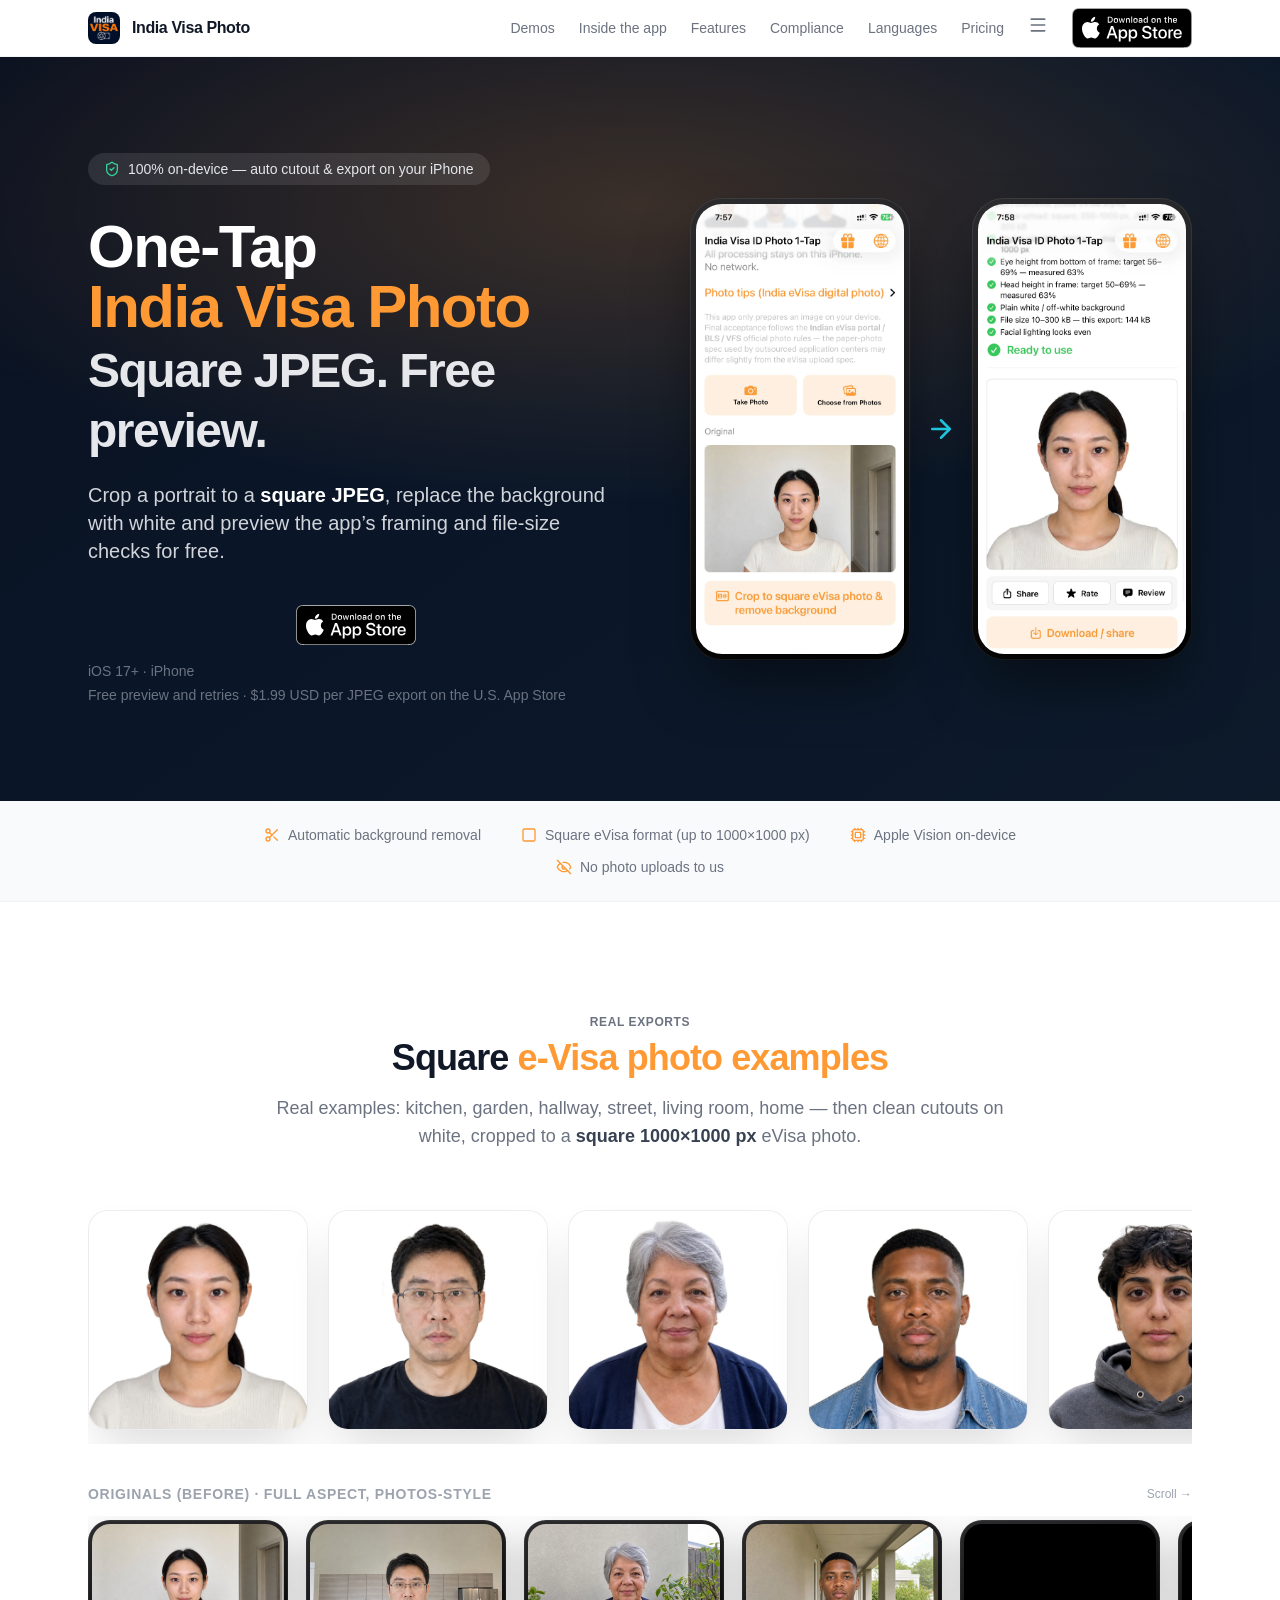
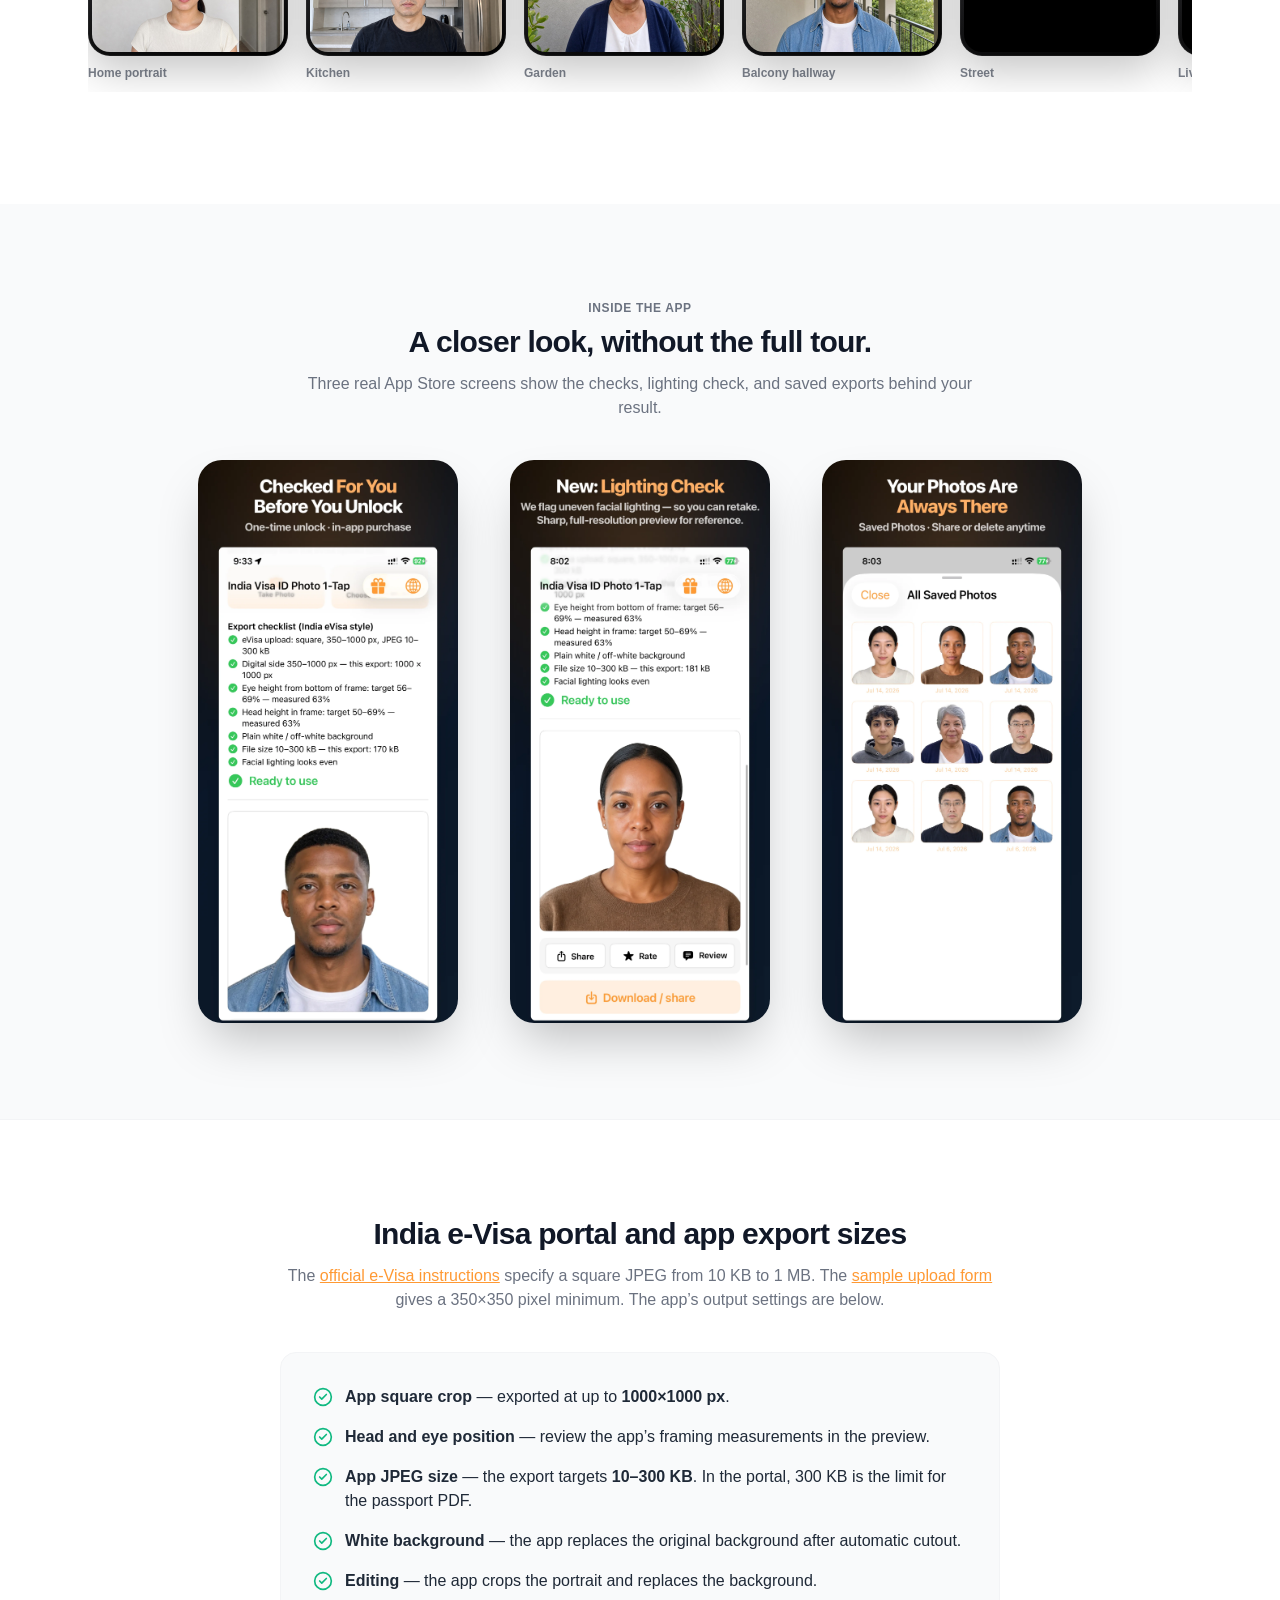
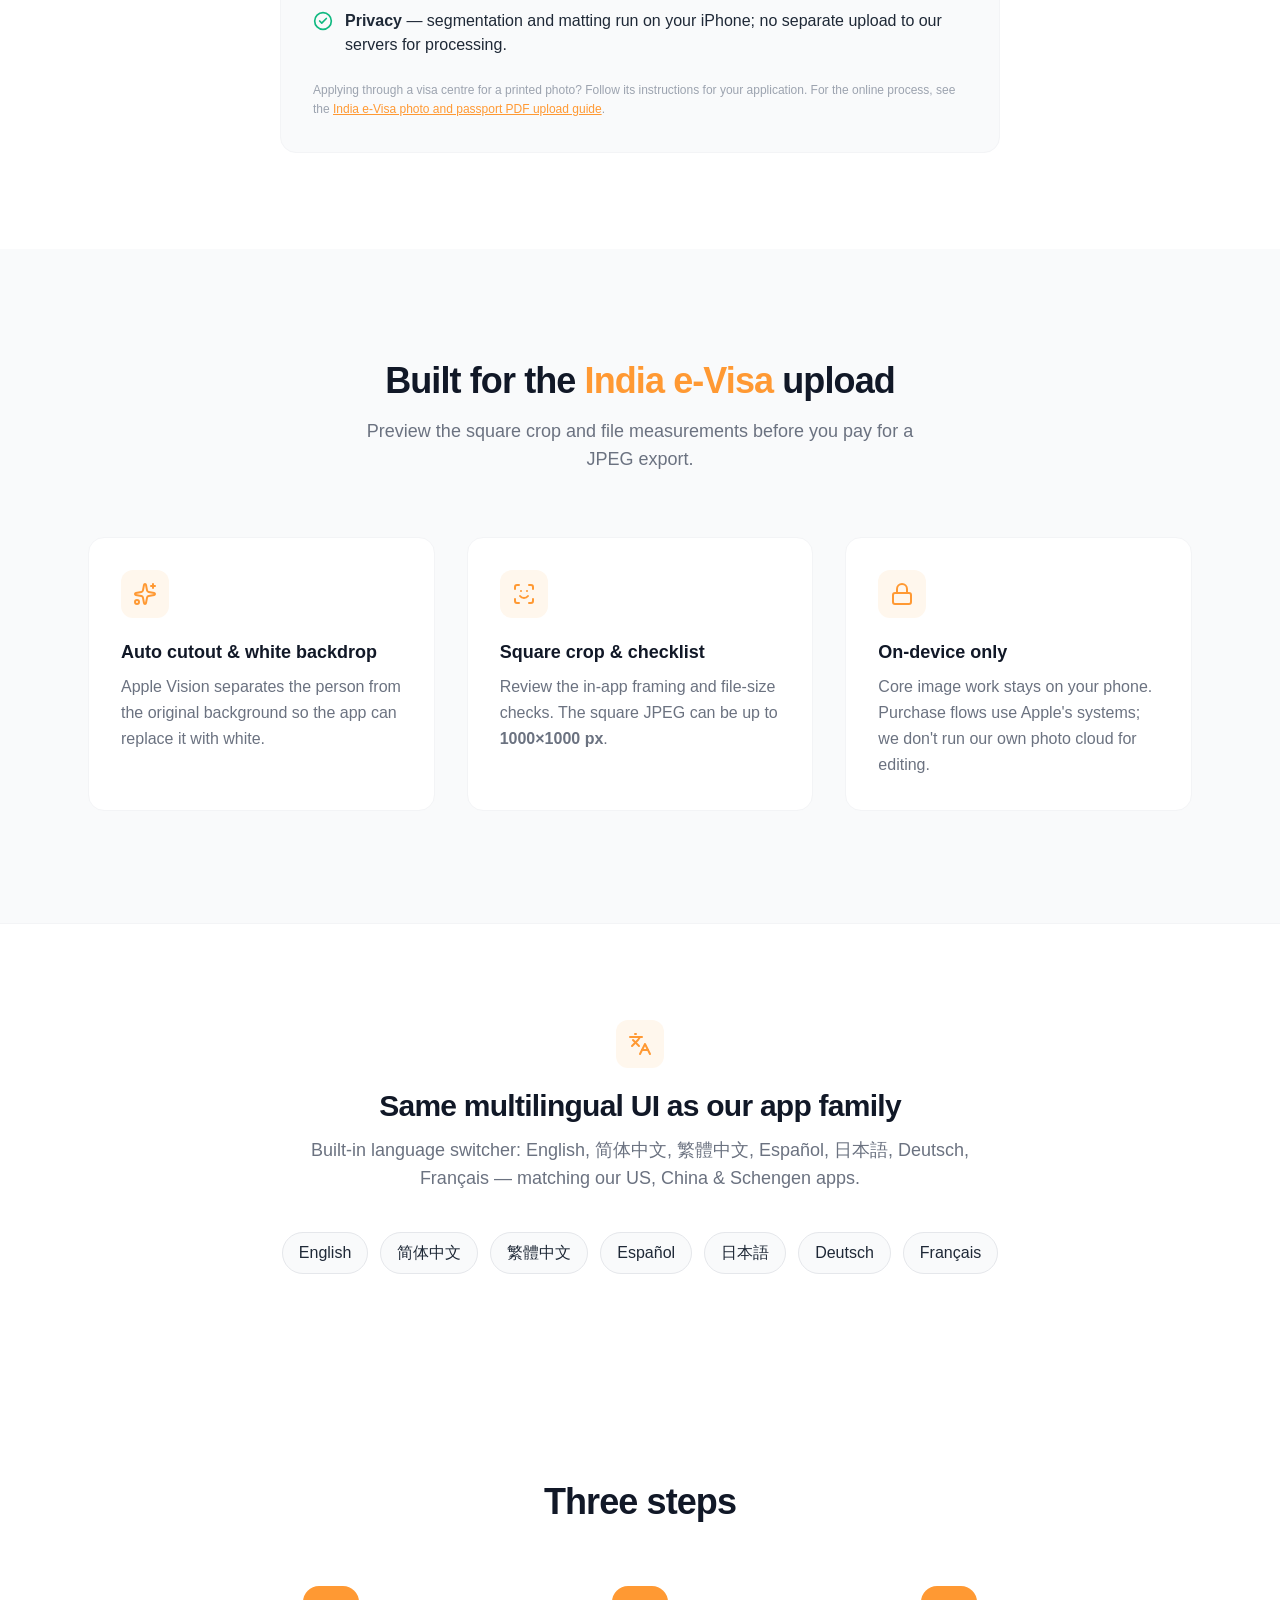
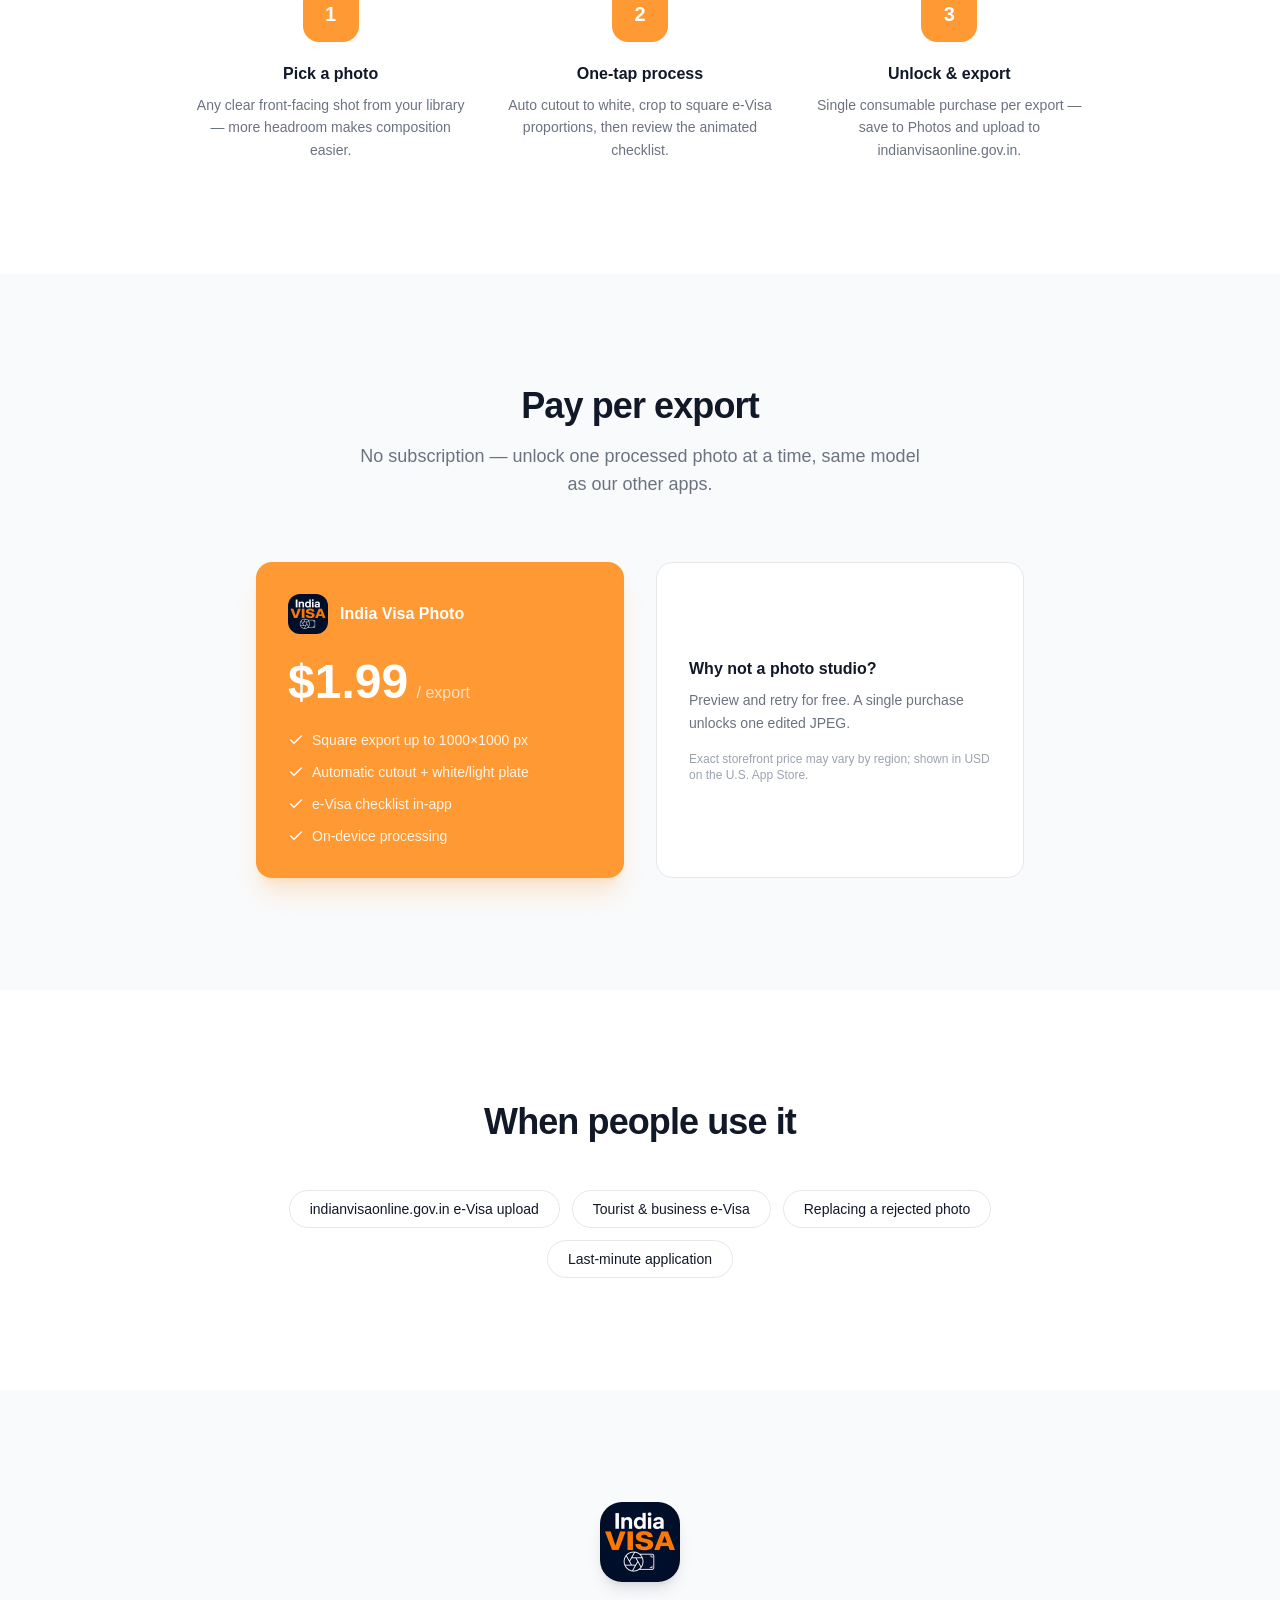
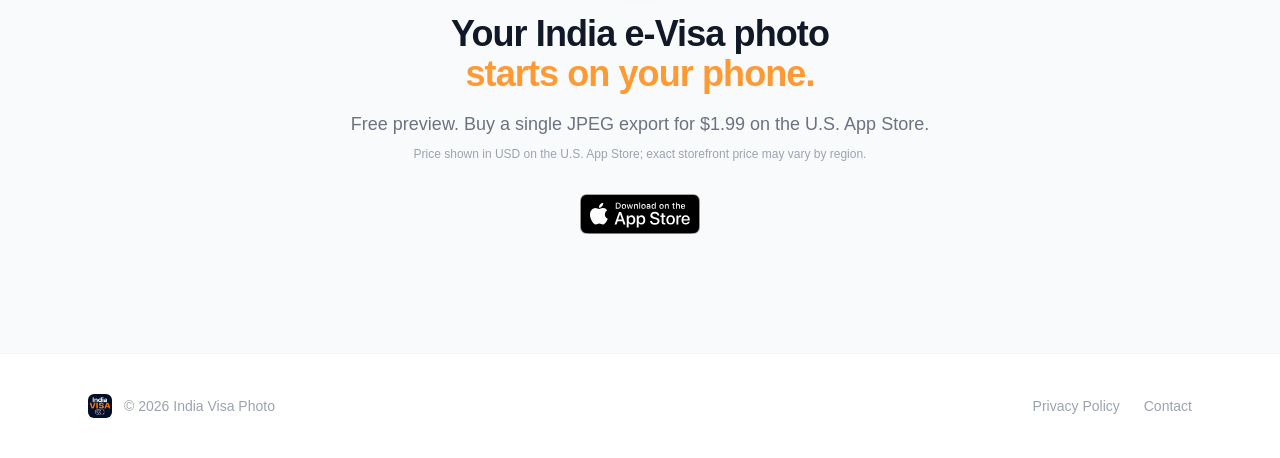
<file: index.html>
<!DOCTYPE html>
<html lang="en">
<head>
    <meta charset="UTF-8">
    <meta name="viewport" content="width=device-width, initial-scale=1.0">
    <title>India e-Visa Photo | Square JPEG, free preview on iPhone</title>
    <meta name="description" content="Prepare and preview a square India e-Visa JPEG on iPhone. The app exports up to 1000×1000 pixels and targets 10–300 KB. Free preview, pay per export.">
    <link rel="canonical" href="https://india.visaphoto1tap.com/">
    <link rel="icon" type="image/png" href="AppIcon.png">
    <link rel="apple-touch-icon" href="AppIcon.png">
    <meta name="theme-color" content="#ff9933">
    <meta property="og:type" content="website">
    <meta property="og:url" content="https://india.visaphoto1tap.com/">
    <meta property="og:title" content="India e-Visa Photo | Square JPEG, free preview on iPhone">
    <meta property="og:description" content="Prepare and preview a square India e-Visa JPEG on iPhone. The app exports up to 1000×1000 pixels and targets 10–300 KB. Free preview, pay per export.">
    <meta property="og:image" content="https://india.visaphoto1tap.com/AppIcon.png">
    <meta property="og:image:width" content="1024">
    <meta property="og:image:height" content="1024">
    <meta name="twitter:card" content="summary_large_image">
    <meta name="twitter:title" content="India e-Visa Photo | Square JPEG, free preview on iPhone">
    <meta name="twitter:description" content="Prepare and preview a square India e-Visa JPEG on iPhone. The app exports up to 1000×1000 pixels and targets 10–300 KB. Free preview, pay per export.">
    <meta name="twitter:image" content="https://india.visaphoto1tap.com/AppIcon.png">
    <script type="application/ld+json">
{
  "@context": "https://schema.org",
  "@type": "SoftwareApplication",
  "name": "India Visa Photo",
  "url": "https://india.visaphoto1tap.com/",
  "image": "https://india.visaphoto1tap.com/AppIcon.png",
  "description": "Prepare and preview a square India e-Visa JPEG on iPhone. The app exports up to 1000×1000 pixels and targets 10–300 KB. Free preview, pay per export.",
  "operatingSystem": "iOS 17.0 or later",
  "applicationCategory": "PhotographyApplication",
  "offers": {
    "@type": "Offer",
    "price": "0",
    "priceCurrency": "USD"
  },
  "downloadUrl": "https://apps.apple.com/app/id6787617860"
}
    </script>
    <style>
        .gradient-hero {
            background: radial-gradient(ellipse 120% 80% at 50% 20%, rgba(255, 153, 51, 0.20) 0%, transparent 50%),
                linear-gradient(145deg, #0a1120 0%, #0a1628 45%, #0d1a2a 100%);
        }
        .card-hover {
            transition: transform 0.2s ease, box-shadow 0.2s ease;
        }
        .card-hover:hover {
            transform: translateY(-4px);
            box-shadow: 0 20px 40px rgba(0, 0, 0, 0.08);
        }
        @keyframes complianceRowIn {
            from { opacity: 0; transform: translateY(8px); }
            to { opacity: 1; transform: translateY(0); }
        }
        .compliance-row {
            opacity: 0;
            animation: complianceRowIn 0.5s ease forwards;
        }
        .compliance-row:nth-child(1) { animation-delay: 0.05s; }
        .compliance-row:nth-child(2) { animation-delay: 0.12s; }
        .compliance-row:nth-child(3) { animation-delay: 0.19s; }
        .compliance-row:nth-child(4) { animation-delay: 0.26s; }
        .compliance-row:nth-child(5) { animation-delay: 0.33s; }
        .compliance-row:nth-child(6) { animation-delay: 0.40s; }
        .mock-phone {
            width: min(280px, 70vw);
            border-radius: 2.5rem;
            background: linear-gradient(165deg, #101a2c 0%, #0a1628 100%);
            padding: 14px;
            box-shadow: 0 30px 60px -12px rgba(10, 22, 40, 0.35), inset 0 0 0 1px rgba(255,255,255,0.06);
        }
        .mock-screen {
            background: #fff;
            border-radius: 1.75rem;
            overflow: hidden;
            aspect-ratio: 1 / 1;
            position: relative;
        }
        .mock-notch {
            position: absolute;
            top: 8px; left: 50%; transform: translateX(-50%);
            width: 34%; height: 18px;
            background: #0a1628;
            border-radius: 999px;
        }
        .demo-wall-img {
            width: 100%;
            max-width: 280px;
            margin-left: auto;
            margin-right: auto;
            height: auto;
            display: block;
            object-fit: contain;
            object-position: center center;
            border-radius: 1.25rem;
            box-shadow: 0 25px 50px -12px rgba(0, 0, 0, 0.15);
            border: 1px solid rgba(15, 23, 42, 0.08);
            background: #fff;
        }
        .demo-film {
            display: flex;
            gap: 18px;
            overflow-x: auto;
            padding: 4px 2px 10px;
            scroll-snap-type: x mandatory;
            -webkit-overflow-scrolling: touch;
        }
        .demo-film::-webkit-scrollbar { height: 8px; }
        .demo-film::-webkit-scrollbar-thumb { background: rgba(15, 23, 42, 0.16); border-radius: 999px; }
        .demo-film-item--original {
            flex: 0 0 auto;
            scroll-snap-align: start;
            width: auto;
        }
        .demo-film-original-wrap {
            width: min(200px, 52vw);
            border-radius: 22px;
            overflow: hidden;
            background: linear-gradient(165deg, #2c2c2e 0%, #1c1c1e 40%, #000 100%);
            box-shadow:
                0 16px 40px rgba(0, 0, 0, 0.22),
                inset 0 0 0 1px rgba(255, 255, 255, 0.06);
            padding: 4px;
        }
        .demo-film-thumb-original {
            width: 100%;
            height: auto;
            max-height: min(340px, 58vh);
            display: block;
            object-fit: contain;
            object-position: center center;
            border-radius: 18px;
            background: #000;
        }
        .demo-film-label {
            margin-top: 8px;
            font-size: 12px;
            font-weight: 700;
            color: rgba(15, 23, 42, 0.55);
        }
        /* Hero before -> after visual: two matching device screens, same treatment */
        .hero-visual {
            display: flex;
            align-items: center;
            justify-content: center;
            gap: clamp(6px, 1.5vw, 16px);
        }
        @media (min-width: 768px) { .hero-visual { justify-content: flex-end; } }
        .hero-before { position: relative; flex: 0 0 auto; }
        /* Animated arrow */
        @keyframes heroArrowNudge {
            0%, 100% { transform: translateX(0); }
            50% { transform: translateX(5px); }
        }
        .hero-arrow {
            flex: 0 0 auto;
            color: #22d3ee;
            animation: heroArrowNudge 1.6s ease-in-out infinite;
        }
        .hero-arrow svg { width: clamp(20px, 4vw, 30px); height: clamp(20px, 4vw, 30px); }
        /* Both before and after use the same device-screen treatment */
        .hero-after { position: relative; flex: 0 0 auto; }
        .hero-phone {
            width: clamp(150px, 38vw, 220px);
            border-radius: 32px;
            padding: 6px;
            background: linear-gradient(165deg, #2c2c2e 0%, #1c1c1e 40%, #000 100%);
            box-shadow:
                0 30px 60px -12px rgba(0, 0, 0, 0.5),
                inset 0 0 0 1px rgba(255, 255, 255, 0.08);
        }
        .hero-phone img {
            width: 100%;
            height: auto;
            display: block;
            border-radius: 26px;
            background: #fff;
        }
        /* Before/After pills */
        .hero-pill {
            position: absolute;
            top: 8px;
            left: 8px;
            font-size: 10px;
            font-weight: 800;
            letter-spacing: 0.04em;
            text-transform: uppercase;
            padding: 3px 8px;
            border-radius: 999px;
            background: rgba(10, 22, 40, 0.55);
            color: #fff;
            backdrop-filter: blur(4px);
        }
        /* Demo wall: single-row scrollable results strip */
        .demo-wall-row {
            display: flex;
            gap: 20px;
            overflow-x: auto;
            padding: 4px 2px 14px;
            scroll-snap-type: x mandatory;
            -webkit-overflow-scrolling: touch;
        }
        .demo-wall-row::-webkit-scrollbar { height: 8px; }
        .demo-wall-row::-webkit-scrollbar-thumb { background: rgba(15, 23, 42, 0.16); border-radius: 999px; }
        .demo-wall-item { flex: 0 0 auto; scroll-snap-align: start; width: min(220px, 56vw); }
    </style>
<!-- Cloudflare Web Analytics --><script type="module" src="https://static.cloudflareinsights.com/beacon.min.js" data-cf-beacon='{"token": "2652101b025045aa896ceeb2e3f7d92d"}'></script><!-- End Cloudflare Web Analytics -->
<!-- Icons: inline SVG from Lucide (https://lucide.dev), ISC License, see assets/licenses/lucide.txt -->
<link rel="stylesheet" href="assets/tailwind.css">
<script defer src="/assets/store-clicks-v1.js"></script></head>
<body class="bg-white text-gray-900 font-sans antialiased">

    <nav class="sticky top-0 z-50 bg-white/80 backdrop-blur-lg border-b border-gray-100">
        <div class="max-w-6xl mx-auto px-6 h-14 flex items-center justify-between">
            <div class="flex items-center gap-3">
                <img src="assets/icons/india.webp" alt="India Visa Photo" class="w-8 h-8 rounded-lg" width="160" height="160" decoding="async">
                <span class="font-semibold text-gray-900 tracking-tight">India Visa Photo</span>
            </div>
            <div class="flex items-center gap-6 text-sm">
                <a href="#demos" class="text-gray-500 hover:text-gray-900 transition hidden sm:block">Demos</a>
                <a href="#app" class="text-gray-500 hover:text-gray-900 transition hidden sm:block">Inside the app</a>
                <a href="#features" class="text-gray-500 hover:text-gray-900 transition hidden sm:block">Features</a>
                <a href="#compliance-checklist" class="text-gray-500 hover:text-gray-900 transition hidden sm:block">Compliance</a>
                <a href="#languages" class="text-gray-500 hover:text-gray-900 transition hidden sm:block">Languages</a>
                <a href="#pricing" class="text-gray-500 hover:text-gray-900 transition hidden sm:block">Pricing</a>
                <div class="relative">
            <button type="button" id="app-switcher-btn" aria-haspopup="true" aria-expanded="false" aria-label="Other visa photo apps" class="p-2 -m-2 rounded-lg text-gray-500 hover:text-gray-900 hover:bg-gray-100 transition">
                <svg xmlns="http://www.w3.org/2000/svg" width="24" height="24" viewBox="0 0 24 24" fill="none" stroke="currentColor" stroke-width="2" stroke-linecap="round" stroke-linejoin="round" class="w-5 h-5 lucide lucide-menu" aria-hidden="true" focusable="false"><path d="M4 5h16"></path><path d="M4 12h16"></path><path d="M4 19h16"></path></svg>
            </button>
            <div id="app-switcher-menu" class="hidden fixed right-4 top-16 w-72 max-w-[calc(100vw-2rem)] bg-white rounded-2xl shadow-2xl border border-gray-100 py-2 z-50 text-left">
                <p class="px-4 py-2 text-xs font-semibold text-gray-400 uppercase tracking-wider">Our visa photo apps</p>
            <a href="https://us.visaphoto1tap.com/" class="flex items-center gap-3 px-4 py-2.5 hover:bg-gray-50 transition">
                <img src="assets/icons/us.webp" alt="" class="w-8 h-8 rounded-lg flex-shrink-0" width="32" height="32" loading="lazy" decoding="async">
                <span class="text-sm font-medium text-gray-800">US Visa Photo</span>
            </a>
            <a href="https://china.visaphoto1tap.com/" class="flex items-center gap-3 px-4 py-2.5 hover:bg-gray-50 transition">
                <img src="assets/icons/china.webp" alt="" class="w-8 h-8 rounded-lg flex-shrink-0" width="32" height="32" loading="lazy" decoding="async">
                <span class="text-sm font-medium text-gray-800">China Visa Photo</span>
            </a>
            <a href="https://schengen.visaphoto1tap.com/" class="flex items-center gap-3 px-4 py-2.5 hover:bg-gray-50 transition">
                <img src="assets/icons/schengen.webp" alt="" class="w-8 h-8 rounded-lg flex-shrink-0" width="32" height="32" loading="lazy" decoding="async">
                <span class="text-sm font-medium text-gray-800">Schengen Visa Photo</span>
            </a>
            <a href="https://india.visaphoto1tap.com/" class="flex items-center gap-3 px-4 py-2.5 bg-gray-50">
                <img src="assets/icons/india.webp" alt="" class="w-8 h-8 rounded-lg flex-shrink-0" width="32" height="32" loading="lazy" decoding="async">
                <span class="text-sm font-semibold text-gray-900">India Visa Photo</span>
                <svg xmlns="http://www.w3.org/2000/svg" width="24" height="24" viewBox="0 0 24 24" fill="none" stroke="currentColor" stroke-width="2" stroke-linecap="round" stroke-linejoin="round" class="w-4 h-4 text-emerald-500 ml-auto flex-shrink-0 lucide lucide-check" aria-hidden="true" focusable="false"><path d="M20 6 9 17l-5-5"></path></svg>
            </a>
            <a href="https://japan.visaphoto1tap.com/" class="flex items-center gap-3 px-4 py-2.5 hover:bg-gray-50 transition">
                <img src="assets/icons/japan.webp" alt="" class="w-8 h-8 rounded-lg flex-shrink-0" width="32" height="32" loading="lazy" decoding="async">
                <span class="text-sm font-medium text-gray-800">Japan Visa Photo</span>
            </a>
            <a href="https://canada.visaphoto1tap.com/" class="flex items-center gap-3 px-4 py-2.5 hover:bg-gray-50 transition">
                <img src="assets/icons/canada.webp" alt="" class="w-8 h-8 rounded-lg flex-shrink-0" width="32" height="32" loading="lazy" decoding="async">
                <span class="text-sm font-medium text-gray-800">Canada Visa Photo</span>
            </a>
            </div>
        </div>
        <a href="https://apps.apple.com/app/apple-store/id6787617860?pt=128765534&amp;ct=web-in-en-home-india&amp;mt=8" target="_blank" rel="noopener noreferrer" class="inline-flex" data-acquisition-store="app-store" data-acquisition-app="india"><img src="/assets/app-store.svg" width="120" height="40" alt="Download on the App Store"></a>
            </div>
        </div>
    </nav>

    <section class="gradient-hero text-white overflow-hidden">
        <div class="max-w-6xl mx-auto px-6 py-16 md:py-24">
            <div class="grid md:grid-cols-2 gap-12 md:gap-8 items-center">
                <!-- Copy -->
                <div class="text-center md:text-left">
                <div class="inline-flex items-center gap-2 bg-white/10 backdrop-blur rounded-full px-4 py-1.5 text-sm mb-8">
                    <svg xmlns="http://www.w3.org/2000/svg" width="24" height="24" viewBox="0 0 24 24" fill="none" stroke="currentColor" stroke-width="2" stroke-linecap="round" stroke-linejoin="round" class="w-4 h-4 text-emerald-400 lucide lucide-shield-check" aria-hidden="true" focusable="false"><path d="M20 13c0 5-3.5 7.5-7.66 8.95a1 1 0 0 1-.67-.01C7.5 20.5 4 18 4 13V6a1 1 0 0 1 1-1c2 0 4.5-1.2 6.24-2.72a1.17 1.17 0 0 1 1.52 0C14.51 3.81 17 5 19 5a1 1 0 0 1 1 1z"></path><path d="m9 12 2 2 4-4"></path></svg>
                    <span class="text-gray-200">100% on-device — auto cutout &amp; export on your iPhone</span>
                </div>

                <h1 class="text-4xl sm:text-5xl md:text-6xl font-bold tracking-tight leading-tight mb-6">
                    <span class="text-white">One-Tap</span><br>
                    <span class="text-brand">India Visa Photo</span><br>
                    <span class="text-gray-200 text-3xl sm:text-4xl md:text-5xl font-semibold">Square JPEG. Free preview.</span>
                </h1>

                <p class="text-lg md:text-xl text-gray-300 max-w-xl mx-auto mb-10 leading-relaxed">
                    Crop a portrait to a <strong class="text-white">square JPEG</strong>, replace the background with white and preview the app’s framing and file-size checks for free.
                </p>

                <div id="download" class="flex flex-col sm:flex-row items-center justify-center gap-4">
                    <a href="https://apps.apple.com/app/apple-store/id6787617860?pt=128765534&amp;ct=web-in-en-home-india&amp;mt=8" target="_blank" rel="noopener noreferrer" class="inline-flex" data-acquisition-store="app-store" data-acquisition-app="india"><img src="/assets/app-store.svg" width="120" height="40" alt="Download on the App Store"></a>
                </div>
                <p class="text-gray-500 text-sm mt-4">iOS 17+ &middot; iPhone</p>
                <p class="text-gray-500 text-sm mt-1">Free preview and retries &middot; $1.99 USD per JPEG export on the U.S. App Store</p>
                </div>

                <!-- Product visual: two matching real app screens, same person -->
                <div class="hero-visual">
                    <!-- Before: the app's own "Original" screen, full raw device screenshot -->
                    <figure class="hero-before">
                        <div class="hero-phone">
                            <img src="appstore/before-original.webp" width="1170" height="2532" decoding="async" alt="The India Visa Photo app showing the Original photo screen with a crop and remove background button">
                        </div>
                    </figure>

                    <!-- Arrow -->
                    <div class="hero-arrow" aria-hidden="true">
                        <svg xmlns="http://www.w3.org/2000/svg" width="24" height="24" viewBox="0 0 24 24" fill="none" stroke="currentColor" stroke-width="2" stroke-linecap="round" stroke-linejoin="round" class="lucide lucide-arrow-right" aria-hidden="true" focusable="false"><path d="M5 12h14"></path><path d="m12 5 7 7-7 7"></path></svg>
                    </div>

                    <!-- After: the same person, in the app — background removed, cropped, auto-checked -->
                    <figure class="hero-after">
                        <div class="hero-phone">
                            <img src="appstore/after-result.webp" width="1170" height="2532" decoding="async" alt="The same photo in the India Visa Photo app: background removed, cropped, compliance checklist passed, marked Ready to use">
                        </div>
                    </figure>
                </div>
            </div>
        </div>
    </section>

    <section class="bg-gray-50 border-b border-gray-100">
        <div class="max-w-4xl mx-auto px-6 py-6 flex flex-wrap items-center justify-center gap-x-10 gap-y-3 text-sm text-gray-500">
            <div class="flex items-center gap-2">
                <svg xmlns="http://www.w3.org/2000/svg" width="24" height="24" viewBox="0 0 24 24" fill="none" stroke="currentColor" stroke-width="2" stroke-linecap="round" stroke-linejoin="round" class="w-4 h-4 text-brand lucide lucide-scissors" aria-hidden="true" focusable="false"><circle cx="6" cy="6" r="3"></circle><path d="M8.12 8.12 12 12"></path><path d="M20 4 8.12 15.88"></path><circle cx="6" cy="18" r="3"></circle><path d="M14.8 14.8 20 20"></path></svg>
                <span>Automatic background removal</span>
            </div>
            <div class="flex items-center gap-2">
                <svg xmlns="http://www.w3.org/2000/svg" width="24" height="24" viewBox="0 0 24 24" fill="none" stroke="currentColor" stroke-width="2" stroke-linecap="round" stroke-linejoin="round" class="w-4 h-4 text-brand lucide lucide-square" aria-hidden="true" focusable="false"><rect width="18" height="18" x="3" y="3" rx="2"></rect></svg>
                <span>Square eVisa format (up to 1000×1000 px)</span>
            </div>
            <div class="flex items-center gap-2">
                <svg xmlns="http://www.w3.org/2000/svg" width="24" height="24" viewBox="0 0 24 24" fill="none" stroke="currentColor" stroke-width="2" stroke-linecap="round" stroke-linejoin="round" class="w-4 h-4 text-brand lucide lucide-cpu" aria-hidden="true" focusable="false"><path d="M12 20v2"></path><path d="M12 2v2"></path><path d="M17 20v2"></path><path d="M17 2v2"></path><path d="M2 12h2"></path><path d="M2 17h2"></path><path d="M2 7h2"></path><path d="M20 12h2"></path><path d="M20 17h2"></path><path d="M20 7h2"></path><path d="M7 20v2"></path><path d="M7 2v2"></path><rect x="4" y="4" width="16" height="16" rx="2"></rect><rect x="8" y="8" width="8" height="8" rx="1"></rect></svg>
                <span>Apple Vision on-device</span>
            </div>
            <div class="flex items-center gap-2">
                <svg xmlns="http://www.w3.org/2000/svg" width="24" height="24" viewBox="0 0 24 24" fill="none" stroke="currentColor" stroke-width="2" stroke-linecap="round" stroke-linejoin="round" class="w-4 h-4 text-brand lucide lucide-eye-off" aria-hidden="true" focusable="false"><path d="M10.733 5.076a10.744 10.744 0 0 1 11.205 6.575 1 1 0 0 1 0 .696 10.747 10.747 0 0 1-1.444 2.49"></path><path d="M14.084 14.158a3 3 0 0 1-4.242-4.242"></path><path d="M17.479 17.499a10.75 10.75 0 0 1-15.417-5.151 1 1 0 0 1 0-.696 10.75 10.75 0 0 1 4.446-5.143"></path><path d="m2 2 20 20"></path></svg>
                <span>No photo uploads to us</span>
            </div>
        </div>
    </section>

    <section id="demos" class="py-20 md:py-28 scroll-mt-20 bg-white">
        <div class="max-w-6xl mx-auto px-6">
            <div class="text-center mb-14">
                <p class="text-gray-500 text-xs font-semibold uppercase tracking-wider mb-2">Real exports</p>
                <h2 class="text-3xl md:text-4xl font-bold tracking-tight mb-4">Square <span class="text-brand">e-Visa photo examples</span></h2>
                <p class="text-gray-500 text-lg max-w-3xl mx-auto">Real examples: kitchen, garden, hallway, street, living room, home — then clean cutouts on white, cropped to a <strong class="text-gray-700">square 1000×1000 px</strong> eVisa photo.</p>
            </div>

            <div class="demo-wall-row" aria-label="Result photo row">
                <figure class="demo-wall-item"><img src="demos/demo-01-result.jpg" alt="India eVisa photo export example 1" class="demo-wall-img" width="1000" height="1000" decoding="async" loading="lazy"></figure>
                <figure class="demo-wall-item"><img src="demos/demo-02-result.jpg" alt="India eVisa photo export example 2" class="demo-wall-img" width="1000" height="1000" decoding="async" loading="lazy"></figure>
                <figure class="demo-wall-item"><img src="demos/demo-03-result.jpg" alt="India eVisa photo export example 3" class="demo-wall-img" width="1000" height="1000" decoding="async" loading="lazy"></figure>
                <figure class="demo-wall-item"><img src="demos/demo-04-result.jpg" alt="India eVisa photo export example 4" class="demo-wall-img" width="1000" height="1000" decoding="async" loading="lazy"></figure>
                <figure class="demo-wall-item"><img src="demos/demo-05-result.jpg" alt="India eVisa photo export example 5" class="demo-wall-img" width="1000" height="1000" decoding="async" loading="lazy"></figure>
                <figure class="demo-wall-item"><img src="demos/demo-06-result.jpg" alt="India eVisa photo export example 6" class="demo-wall-img" width="1000" height="1000" decoding="async" loading="lazy"></figure>
            </div>

            <div class="mt-10 max-w-6xl mx-auto">
                <div class="flex items-center justify-between gap-4 mb-3">
                    <p class="text-sm font-semibold text-gray-400 uppercase tracking-wider">Originals (before) · full aspect, Photos-style</p>
                    <p class="text-xs text-gray-400 hidden sm:block">Scroll &rarr;</p>
                </div>
                <div class="demo-film" aria-label="Original photo strip">
                    <div class="demo-film-item--original">
                        <div class="demo-film-original-wrap">
                            <img src="demos/demo-01-original.jpg" alt="Original 1" class="demo-film-thumb-original" decoding="async" width="1536" height="1024" loading="lazy">
                        </div>
                        <div class="demo-film-label">Home portrait</div>
                    </div>
                    <div class="demo-film-item--original">
                        <div class="demo-film-original-wrap">
                            <img src="demos/demo-02-original.jpg" alt="Original 2" class="demo-film-thumb-original" decoding="async" width="1536" height="1024" loading="lazy">
                        </div>
                        <div class="demo-film-label">Kitchen</div>
                    </div>
                    <div class="demo-film-item--original">
                        <div class="demo-film-original-wrap">
                            <img src="demos/demo-03-original.webp" alt="Original 3" class="demo-film-thumb-original" decoding="async" width="1536" height="1024" loading="lazy">
                        </div>
                        <div class="demo-film-label">Garden</div>
                    </div>
                    <div class="demo-film-item--original">
                        <div class="demo-film-original-wrap">
                            <img src="demos/demo-04-original.webp" alt="Original 4" class="demo-film-thumb-original" decoding="async" width="1536" height="1024" loading="lazy">
                        </div>
                        <div class="demo-film-label">Balcony hallway</div>
                    </div>
                    <div class="demo-film-item--original">
                        <div class="demo-film-original-wrap">
                            <img src="demos/demo-05-original.webp" alt="Original 5" class="demo-film-thumb-original" decoding="async" width="1536" height="1024" loading="lazy">
                        </div>
                        <div class="demo-film-label">Street</div>
                    </div>
                    <div class="demo-film-item--original">
                        <div class="demo-film-original-wrap">
                            <img src="demos/demo-06-original.jpg" alt="Original 6" class="demo-film-thumb-original" decoding="async" width="1536" height="1024" loading="lazy">
                        </div>
                        <div class="demo-film-label">Living room</div>
                    </div>
                </div>
            </div>
        </div>
    </section>

    <section id="app" class="py-16 md:py-24 bg-gray-50 scroll-mt-24">
        <div class="max-w-6xl mx-auto px-6 text-center">
            <p class="text-gray-500 text-xs font-semibold uppercase tracking-wider mb-2">Inside the app</p>
            <h2 class="text-2xl md:text-3xl font-bold tracking-tight text-gray-900 mb-3">A closer look, without the full tour.</h2>
            <p class="text-gray-500 text-sm md:text-base max-w-2xl mx-auto mb-10">Three real App Store screens show the checks, lighting check, and saved exports behind your result.</p>
            <div class="grid grid-cols-1 sm:grid-cols-3 gap-8 md:gap-10 justify-items-center max-w-4xl mx-auto">
                <img src="appstore/inside-app-checklist.webp" alt="India Visa Photo App Store screen showing the e-Visa export checklist before unlock" class="rounded-[1.5rem] shadow-2xl w-full max-w-[260px] h-auto" width="1284" height="2778" loading="lazy" decoding="async">
                <img src="appstore/inside-app-lighting.webp" alt="India Visa Photo App Store screen showing the lighting check before export" class="rounded-[1.5rem] shadow-2xl w-full max-w-[260px] h-auto" width="1284" height="2778" loading="lazy" decoding="async">
                <img src="appstore/inside-app-saved.webp" alt="India Visa Photo App Store screen showing Saved Photos on this iPhone" class="rounded-[1.5rem] shadow-2xl w-full max-w-[260px] h-auto" width="1284" height="2778" loading="lazy" decoding="async">
            </div>
        </div>
    </section>

    <section id="compliance-checklist" class="py-16 md:py-24 bg-white border-t border-gray-100">
        <div class="max-w-3xl mx-auto px-6">
            <div class="text-center mb-10">
                <h2 class="text-2xl md:text-3xl font-bold tracking-tight mb-3">India e-Visa portal and app export sizes</h2>
                <p class="text-gray-500">The <a class="text-brand underline" href="https://indianvisaonline.gov.in/visa/tvoa.html">official e-Visa instructions</a> specify a square JPEG from 10 KB to 1 MB. The <a class="text-brand underline" href="https://indianvisaonline.gov.in/evisa/images/SampleForm.pdf">sample upload form</a> gives a 350×350 pixel minimum. The app’s output settings are below.</p>
            </div>
            <div class="bg-gray-50 rounded-2xl border border-gray-100 p-6 md:p-8">
                <ul class="space-y-4 text-left text-sm md:text-base text-gray-800">
                    <li class="compliance-row flex items-start gap-3">
                        <svg xmlns="http://www.w3.org/2000/svg" width="24" height="24" viewBox="0 0 24 24" fill="none" stroke="currentColor" stroke-width="2" stroke-linecap="round" stroke-linejoin="round" class="w-5 h-5 text-emerald-500 flex-shrink-0 mt-0.5 lucide lucide-check-circle-2" aria-hidden="true" focusable="false"><circle cx="12" cy="12" r="10"></circle><path d="m16 9-5.5 5.5L8 12"></path></svg>
                        <span><strong>App square crop</strong> &mdash; exported at up to <strong>1000×1000 px</strong>.</span>
                    </li>
                    <li class="compliance-row flex items-start gap-3">
                        <svg xmlns="http://www.w3.org/2000/svg" width="24" height="24" viewBox="0 0 24 24" fill="none" stroke="currentColor" stroke-width="2" stroke-linecap="round" stroke-linejoin="round" class="w-5 h-5 text-emerald-500 flex-shrink-0 mt-0.5 lucide lucide-check-circle-2" aria-hidden="true" focusable="false"><circle cx="12" cy="12" r="10"></circle><path d="m16 9-5.5 5.5L8 12"></path></svg>
                        <span><strong>Head and eye position</strong> &mdash; review the app’s framing measurements in the preview.</span>
                    </li>
                    <li class="compliance-row flex items-start gap-3">
                        <svg xmlns="http://www.w3.org/2000/svg" width="24" height="24" viewBox="0 0 24 24" fill="none" stroke="currentColor" stroke-width="2" stroke-linecap="round" stroke-linejoin="round" class="w-5 h-5 text-emerald-500 flex-shrink-0 mt-0.5 lucide lucide-check-circle-2" aria-hidden="true" focusable="false"><circle cx="12" cy="12" r="10"></circle><path d="m16 9-5.5 5.5L8 12"></path></svg>
                        <span><strong>App JPEG size</strong> &mdash; the export targets <strong>10–300 KB</strong>. In the portal, 300 KB is the limit for the passport PDF.</span>
                    </li>
                    <li class="compliance-row flex items-start gap-3">
                        <svg xmlns="http://www.w3.org/2000/svg" width="24" height="24" viewBox="0 0 24 24" fill="none" stroke="currentColor" stroke-width="2" stroke-linecap="round" stroke-linejoin="round" class="w-5 h-5 text-emerald-500 flex-shrink-0 mt-0.5 lucide lucide-check-circle-2" aria-hidden="true" focusable="false"><circle cx="12" cy="12" r="10"></circle><path d="m16 9-5.5 5.5L8 12"></path></svg>
                        <span><strong>White background</strong> &mdash; the app replaces the original background after automatic cutout.</span>
                    </li>
                    <li class="compliance-row flex items-start gap-3">
                        <svg xmlns="http://www.w3.org/2000/svg" width="24" height="24" viewBox="0 0 24 24" fill="none" stroke="currentColor" stroke-width="2" stroke-linecap="round" stroke-linejoin="round" class="w-5 h-5 text-emerald-500 flex-shrink-0 mt-0.5 lucide lucide-check-circle-2" aria-hidden="true" focusable="false"><circle cx="12" cy="12" r="10"></circle><path d="m16 9-5.5 5.5L8 12"></path></svg>
                        <span><strong>Editing</strong> &mdash; the app crops the portrait and replaces the background.</span>
                    </li>
                    <li class="compliance-row flex items-start gap-3">
                        <svg xmlns="http://www.w3.org/2000/svg" width="24" height="24" viewBox="0 0 24 24" fill="none" stroke="currentColor" stroke-width="2" stroke-linecap="round" stroke-linejoin="round" class="w-5 h-5 text-emerald-500 flex-shrink-0 mt-0.5 lucide lucide-check-circle-2" aria-hidden="true" focusable="false"><circle cx="12" cy="12" r="10"></circle><path d="m16 9-5.5 5.5L8 12"></path></svg>
                        <span><strong>Privacy</strong> &mdash; segmentation and matting run on your iPhone; no separate upload to our servers for processing.</span>
                    </li>
                </ul>
                <p class="text-xs text-gray-400 mt-6 leading-relaxed">Applying through a visa centre for a printed photo? Follow its instructions for your application. For the online process, see the <a class="text-brand underline" href="https://visaphoto1tap.com/guides/india-e-visa-photo-requirements.html">India e-Visa photo and passport PDF upload guide</a>.</p>
            </div>
        </div>
    </section>

    <section id="features" class="bg-gray-50 py-20 md:py-28">
        <div class="max-w-6xl mx-auto px-6">
            <div class="text-center mb-16">
                <h2 class="text-3xl md:text-4xl font-bold tracking-tight mb-4">Built for the <span class="text-brand">India e-Visa</span> upload</h2>
                <p class="text-gray-500 text-lg max-w-xl mx-auto">Preview the square crop and file measurements before you pay for a JPEG export.</p>
            </div>

            <div class="grid md:grid-cols-3 gap-8">
                <div class="card-hover bg-white border border-gray-100 rounded-2xl p-8">
                    <div class="w-12 h-12 bg-orange-50 rounded-xl flex items-center justify-center mb-5">
                        <svg xmlns="http://www.w3.org/2000/svg" width="24" height="24" viewBox="0 0 24 24" fill="none" stroke="currentColor" stroke-width="2" stroke-linecap="round" stroke-linejoin="round" class="w-6 h-6 text-brand lucide lucide-sparkles" aria-hidden="true" focusable="false"><path d="M11.017 2.814a1 1 0 0 1 1.966 0l1.051 5.558a2 2 0 0 0 1.594 1.594l5.558 1.051a1 1 0 0 1 0 1.966l-5.558 1.051a2 2 0 0 0-1.594 1.594l-1.051 5.558a1 1 0 0 1-1.966 0l-1.051-5.558a2 2 0 0 0-1.594-1.594l-5.558-1.051a1 1 0 0 1 0-1.966l5.558-1.051a2 2 0 0 0 1.594-1.594z"></path><path d="M20 2v4"></path><path d="M22 4h-4"></path><circle cx="4" cy="20" r="2"></circle></svg>
                    </div>
                    <h3 class="text-lg font-semibold mb-2">Auto cutout &amp; white backdrop</h3>
                    <p class="text-gray-500 leading-relaxed">
                        Apple Vision separates the person from the original background so the app can replace it with white.
                    </p>
                </div>
                <div class="card-hover bg-white border border-gray-100 rounded-2xl p-8">
                    <div class="w-12 h-12 bg-orange-50 rounded-xl flex items-center justify-center mb-5">
                        <svg xmlns="http://www.w3.org/2000/svg" width="24" height="24" viewBox="0 0 24 24" fill="none" stroke="currentColor" stroke-width="2" stroke-linecap="round" stroke-linejoin="round" class="w-6 h-6 text-brand lucide lucide-scan-face" aria-hidden="true" focusable="false"><path d="M3 7V5a2 2 0 0 1 2-2h2"></path><path d="M17 3h2a2 2 0 0 1 2 2v2"></path><path d="M21 17v2a2 2 0 0 1-2 2h-2"></path><path d="M7 21H5a2 2 0 0 1-2-2v-2"></path><path d="M8 14s1.5 2 4 2 4-2 4-2"></path><path d="M9 9h.01"></path><path d="M15 9h.01"></path></svg>
                    </div>
                    <h3 class="text-lg font-semibold mb-2">Square crop &amp; checklist</h3>
                    <p class="text-gray-500 leading-relaxed">
                        Review the in-app framing and file-size checks. The square JPEG can be up to <strong>1000×1000 px</strong>.
                    </p>
                </div>
                <div class="card-hover bg-white border border-gray-100 rounded-2xl p-8">
                    <div class="w-12 h-12 bg-orange-50 rounded-xl flex items-center justify-center mb-5">
                        <svg xmlns="http://www.w3.org/2000/svg" width="24" height="24" viewBox="0 0 24 24" fill="none" stroke="currentColor" stroke-width="2" stroke-linecap="round" stroke-linejoin="round" class="w-6 h-6 text-brand lucide lucide-lock" aria-hidden="true" focusable="false"><rect width="18" height="11" x="3" y="11" rx="2" ry="2"></rect><path d="M7 11V7a5 5 0 0 1 10 0v4"></path></svg>
                    </div>
                    <h3 class="text-lg font-semibold mb-2">On-device only</h3>
                    <p class="text-gray-500 leading-relaxed">
                        Core image work stays on your phone. Purchase flows use Apple's systems; we don't run our own photo cloud for editing.
                    </p>
                </div>
            </div>
        </div>
    </section>

    <section id="languages" class="py-16 md:py-24 bg-white border-t border-gray-100">
        <div class="max-w-4xl mx-auto px-6 text-center">
            <div class="inline-flex items-center justify-center w-12 h-12 bg-orange-50 rounded-xl mb-5">
                <svg xmlns="http://www.w3.org/2000/svg" width="24" height="24" viewBox="0 0 24 24" fill="none" stroke="currentColor" stroke-width="2" stroke-linecap="round" stroke-linejoin="round" class="w-6 h-6 text-brand lucide lucide-languages" aria-hidden="true" focusable="false"><path d="m5 8 6 6"></path><path d="m4 14 6-6 2-3"></path><path d="M2 5h12"></path><path d="M7 2h1"></path><path d="m22 22-5-10-5 10"></path><path d="M14 18h6"></path></svg>
            </div>
            <h2 class="text-2xl md:text-3xl font-bold tracking-tight mb-3">Same multilingual UI as our app family</h2>
            <p class="text-gray-500 text-base md:text-lg max-w-2xl mx-auto mb-10 leading-relaxed">
                Built-in language switcher: English, 简体中文, 繁體中文, Español, 日本語, Deutsch, Français — matching our US, China &amp; Schengen apps.
            </p>
            <ul class="flex flex-wrap items-center justify-center gap-3 max-w-3xl mx-auto text-sm md:text-base">
                <li class="bg-gray-50 border border-gray-200 rounded-full px-4 py-2 font-medium text-gray-800">English</li>
                <li class="bg-gray-50 border border-gray-200 rounded-full px-4 py-2 font-medium text-gray-800">简体中文</li>
                <li class="bg-gray-50 border border-gray-200 rounded-full px-4 py-2 font-medium text-gray-800">繁體中文</li>
                <li class="bg-gray-50 border border-gray-200 rounded-full px-4 py-2 font-medium text-gray-800">Español</li>
                <li class="bg-gray-50 border border-gray-200 rounded-full px-4 py-2 font-medium text-gray-800">日本語</li>
                <li class="bg-gray-50 border border-gray-200 rounded-full px-4 py-2 font-medium text-gray-800">Deutsch</li>
                <li class="bg-gray-50 border border-gray-200 rounded-full px-4 py-2 font-medium text-gray-800">Français</li>
            </ul>
        </div>
    </section>

    <section id="how-it-works" class="py-20 md:py-28">
        <div class="max-w-6xl mx-auto px-6">
            <div class="text-center mb-16">
                <h2 class="text-3xl md:text-4xl font-bold tracking-tight mb-4">Three steps</h2>
            </div>
            <div class="grid md:grid-cols-3 gap-8 max-w-4xl mx-auto">
                <div class="text-center">
                    <div class="w-14 h-14 bg-brand text-white rounded-2xl flex items-center justify-center text-xl font-bold mx-auto mb-5">1</div>
                    <h3 class="font-semibold mb-2">Pick a photo</h3>
                    <p class="text-gray-500 text-sm leading-relaxed">Any clear front-facing shot from your library — more headroom makes composition easier.</p>
                </div>
                <div class="text-center">
                    <div class="w-14 h-14 bg-brand text-white rounded-2xl flex items-center justify-center text-xl font-bold mx-auto mb-5">2</div>
                    <h3 class="font-semibold mb-2">One-tap process</h3>
                    <p class="text-gray-500 text-sm leading-relaxed">Auto cutout to white, crop to square e-Visa proportions, then review the animated checklist.</p>
                </div>
                <div class="text-center">
                    <div class="w-14 h-14 bg-brand text-white rounded-2xl flex items-center justify-center text-xl font-bold mx-auto mb-5">3</div>
                    <h3 class="font-semibold mb-2">Unlock &amp; export</h3>
                    <p class="text-gray-500 text-sm leading-relaxed">Single consumable purchase per export — save to Photos and upload to indianvisaonline.gov.in.</p>
                </div>
            </div>
        </div>
    </section>

    <section id="pricing" class="bg-gray-50 py-20 md:py-28">
        <div class="max-w-6xl mx-auto px-6">
            <div class="text-center mb-16">
                <h2 class="text-3xl md:text-4xl font-bold tracking-tight mb-4">Pay per export</h2>
                <p class="text-gray-500 text-lg max-w-xl mx-auto">No subscription — unlock one processed photo at a time, same model as our other apps.</p>
            </div>
            <div class="grid md:grid-cols-2 gap-8 max-w-3xl mx-auto">
                <div class="bg-brand text-white rounded-2xl p-8 shadow-xl shadow-brand/20">
                    <div class="flex items-center gap-3 mb-6">
                        <img src="assets/icons/india.webp" alt="" class="w-10 h-10 rounded-xl" width="160" height="160" decoding="async" loading="lazy">
                        <span class="font-semibold">India Visa Photo</span>
                    </div>
                    <div class="mb-6">
                        <span class="text-5xl font-bold">$1.99</span>
                        <span class="text-white/70 ml-1">/ export</span>
                    </div>
                    <ul class="space-y-3 text-sm text-white/90">
                        <li class="flex items-start gap-2"><svg xmlns="http://www.w3.org/2000/svg" width="24" height="24" viewBox="0 0 24 24" fill="none" stroke="currentColor" stroke-width="2" stroke-linecap="round" stroke-linejoin="round" class="w-4 h-4 mt-0.5 text-white flex-shrink-0 lucide lucide-check" aria-hidden="true" focusable="false"><path d="M20 6 9 17l-5-5"></path></svg>Square export up to 1000×1000 px</li>
                        <li class="flex items-start gap-2"><svg xmlns="http://www.w3.org/2000/svg" width="24" height="24" viewBox="0 0 24 24" fill="none" stroke="currentColor" stroke-width="2" stroke-linecap="round" stroke-linejoin="round" class="w-4 h-4 mt-0.5 text-white flex-shrink-0 lucide lucide-check" aria-hidden="true" focusable="false"><path d="M20 6 9 17l-5-5"></path></svg>Automatic cutout + white/light plate</li>
                        <li class="flex items-start gap-2"><svg xmlns="http://www.w3.org/2000/svg" width="24" height="24" viewBox="0 0 24 24" fill="none" stroke="currentColor" stroke-width="2" stroke-linecap="round" stroke-linejoin="round" class="w-4 h-4 mt-0.5 text-white flex-shrink-0 lucide lucide-check" aria-hidden="true" focusable="false"><path d="M20 6 9 17l-5-5"></path></svg>e-Visa checklist in-app</li>
                        <li class="flex items-start gap-2"><svg xmlns="http://www.w3.org/2000/svg" width="24" height="24" viewBox="0 0 24 24" fill="none" stroke="currentColor" stroke-width="2" stroke-linecap="round" stroke-linejoin="round" class="w-4 h-4 mt-0.5 text-white flex-shrink-0 lucide lucide-check" aria-hidden="true" focusable="false"><path d="M20 6 9 17l-5-5"></path></svg>On-device processing</li>
                    </ul>
                </div>
                <div class="bg-white border border-gray-200 rounded-2xl p-8 flex flex-col justify-center">
                    <h3 class="font-semibold text-gray-900 mb-2">Why not a photo studio?</h3>
                    <p class="text-gray-500 text-sm leading-relaxed mb-4">Preview and retry for free. A single purchase unlocks one edited JPEG.</p>
                    <p class="text-xs text-gray-400">Exact storefront price may vary by region; shown in USD on the U.S. App Store.</p>
                </div>
            </div>
        </div>
    </section>

    <section id="use-cases" class="py-20 md:py-28">
        <div class="max-w-6xl mx-auto px-6">
            <div class="text-center mb-12">
                <h2 class="text-3xl md:text-4xl font-bold tracking-tight mb-4">When people use it</h2>
            </div>
            <div class="flex flex-wrap items-center justify-center gap-3 max-w-3xl mx-auto">
                <span class="bg-white border border-gray-200 rounded-full px-5 py-2 text-sm font-medium">indianvisaonline.gov.in e-Visa upload</span>
                <span class="bg-white border border-gray-200 rounded-full px-5 py-2 text-sm font-medium">Tourist &amp; business e-Visa</span>
                <span class="bg-white border border-gray-200 rounded-full px-5 py-2 text-sm font-medium">Replacing a rejected photo</span>
                <span class="bg-white border border-gray-200 rounded-full px-5 py-2 text-sm font-medium">Last-minute application</span>
            </div>
        </div>
    </section>

    <section class="bg-gray-50 py-20 md:py-28">
        <div class="max-w-3xl mx-auto px-6 text-center">
            <img src="assets/icons/india.webp" alt="" class="w-20 h-20 rounded-[22px] mx-auto mb-8 shadow-lg" width="160" height="160" decoding="async" loading="lazy">
            <h2 class="text-3xl md:text-4xl font-bold tracking-tight mb-4">Your India e-Visa photo<br><span class="text-brand">starts on your phone.</span></h2>
            <p class="text-gray-500 text-lg mb-2">Free preview. Buy a single JPEG export for $1.99 on the U.S. App Store.</p>
            <p class="text-xs text-gray-400 mb-8">Price shown in USD on the U.S. App Store; exact storefront price may vary by region.</p>
            <a href="https://apps.apple.com/app/apple-store/id6787617860?pt=128765534&amp;ct=web-in-en-home-india&amp;mt=8" target="_blank" rel="noopener noreferrer" class="inline-flex" data-acquisition-store="app-store" data-acquisition-app="india"><img src="/assets/app-store.svg" width="120" height="40" alt="Download on the App Store"></a>
        </div>
    </section>

    <footer class="border-t border-gray-100 py-10">
        <div class="max-w-6xl mx-auto px-6 flex flex-col md:flex-row items-center justify-between gap-4 text-sm text-gray-400">
            <div class="flex items-center gap-3">
                <img src="assets/icons/india.webp" alt="" class="w-6 h-6 rounded-md" width="160" height="160" decoding="async" loading="lazy">
                <span>&copy; 2026 India Visa Photo</span>
            </div>
            <div class="flex items-center gap-6">
                <a href="privacy.html" class="hover:text-gray-600 transition">Privacy Policy</a>
                <a href="mailto:zhangjj2007@yahoo.com" class="hover:text-gray-600 transition">Contact</a>
                </div>
        </div>
    </footer>

        <script>
        (function () {
            var btn = document.getElementById('app-switcher-btn');
            var menu = document.getElementById('app-switcher-menu');
            if (!btn || !menu) return;
            btn.addEventListener('click', function (e) {
                e.stopPropagation();
                var willOpen = menu.classList.contains('hidden');
                menu.classList.toggle('hidden', !willOpen);
                btn.setAttribute('aria-expanded', String(willOpen));
            });
            document.addEventListener('click', function (e) {
                if (!menu.classList.contains('hidden') && !menu.contains(e.target) && e.target !== btn) {
                    menu.classList.add('hidden');
                    btn.setAttribute('aria-expanded', 'false');
                }
            });
            document.addEventListener('keydown', function (e) {
                if (e.key === 'Escape') { menu.classList.add('hidden'); btn.setAttribute('aria-expanded', 'false'); }
            });
        })();
    </script>
</body>
</html>
</file>
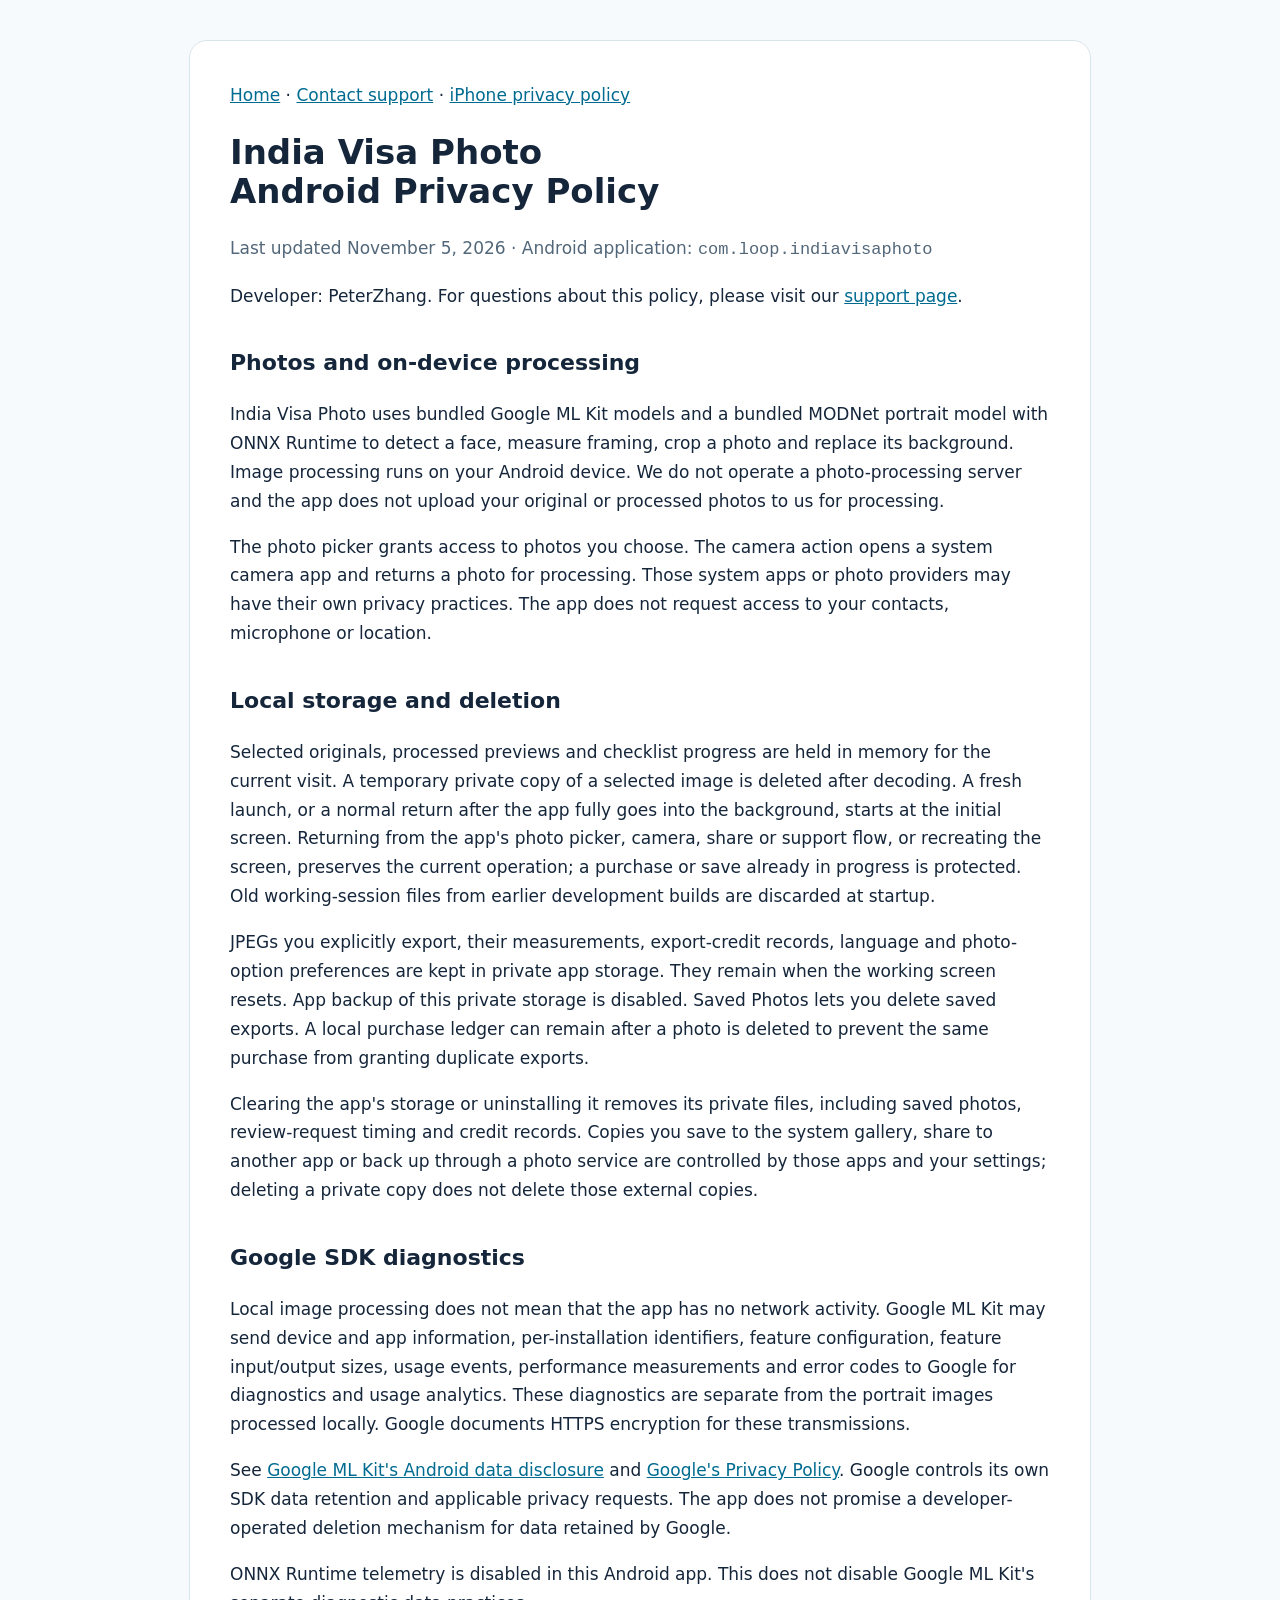
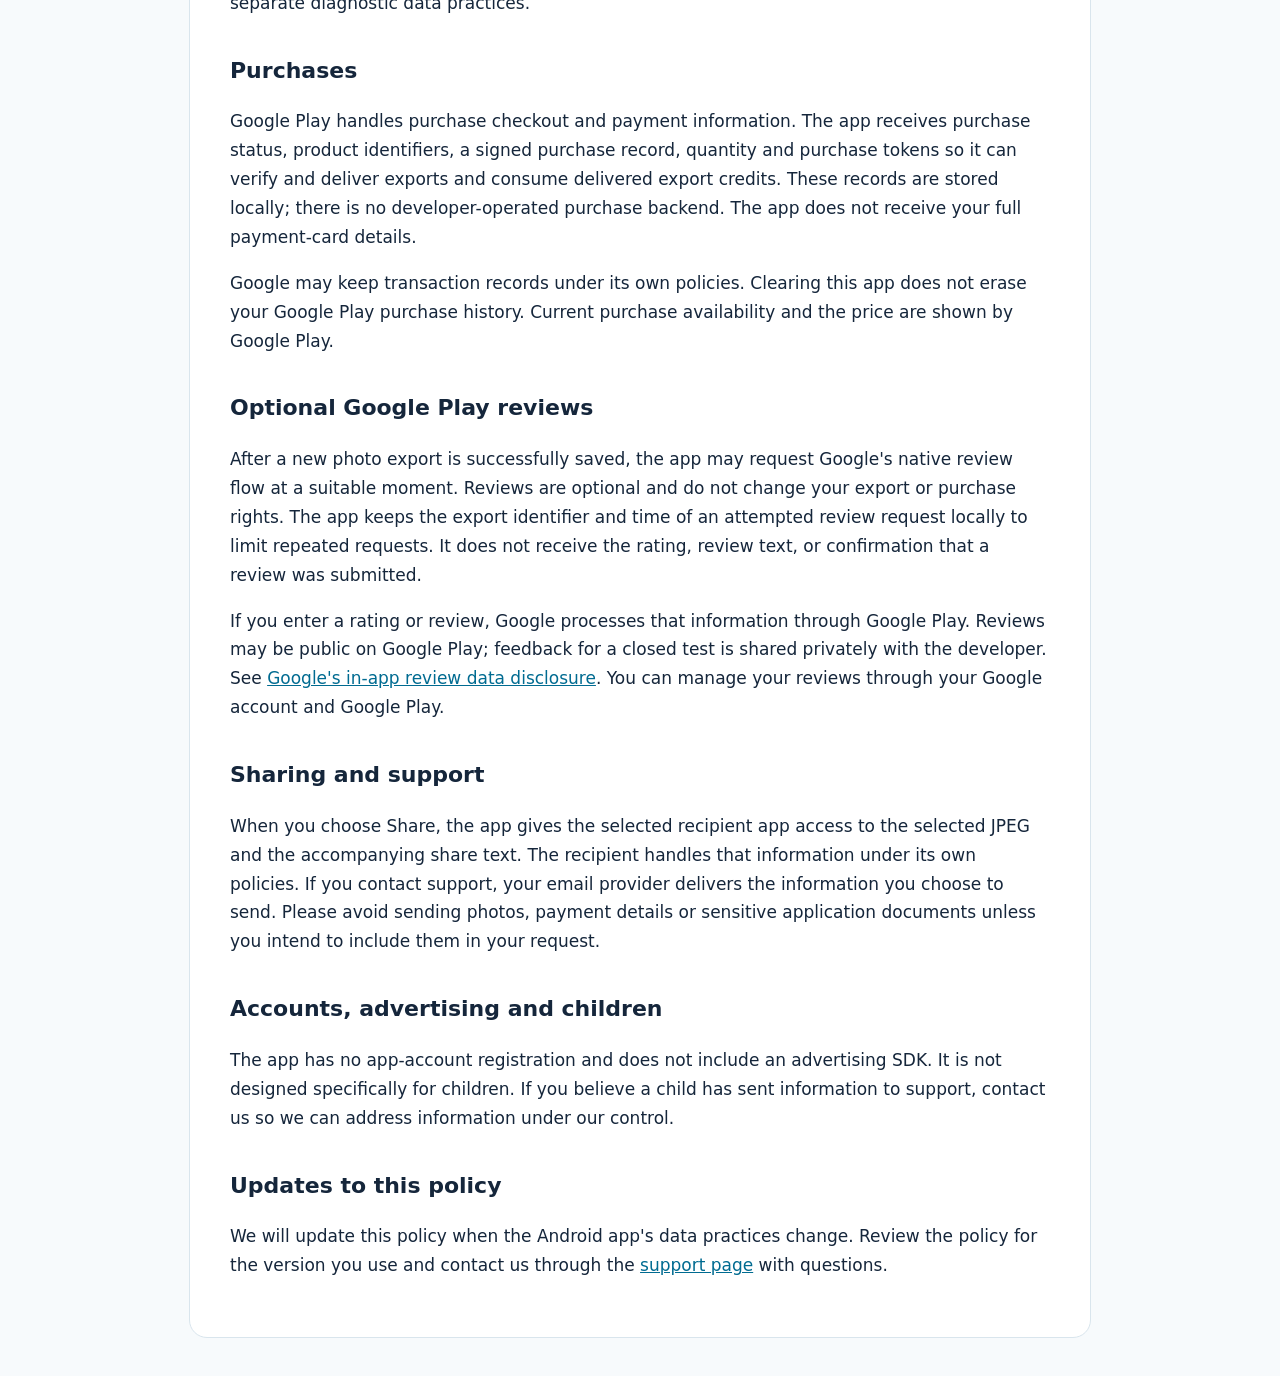
<file: privacy-android.html>
<!doctype html>
<html lang="en">
<head>
<meta charset="utf-8">
<meta name="viewport" content="width=device-width,initial-scale=1">
<title>Android Privacy Policy | India Visa Photo</title>
<meta name="description" content="Android privacy policy for India Visa Photo: local photo processing, saved exports, SDK diagnostics, purchases and optional reviews.">
<style>
body{font:17px/1.7 system-ui,sans-serif;color:#15263b;background:#f7fafc;margin:0;padding:40px 24px}main{max-width:820px;margin:auto;background:white;padding:40px;border:1px solid #d9e5ed;border-radius:18px}h1{line-height:1.15}h2{font-size:22px;margin-top:34px}a{color:#006b91}.muted{color:#526779}code{overflow-wrap:anywhere}@media(max-width:600px){body{padding:16px}main{padding:24px}}
</style>
</head>
<body><main>
<nav aria-label="Related pages"><a href="/">Home</a> · <a href="/support.html#en">Contact support</a> · <a href="/privacy.html">iPhone privacy policy</a></nav>
<h1>India Visa Photo<br>Android Privacy Policy</h1>
<p class="muted">Last updated November 5, 2026 · Android application: <code>com.loop.indiavisaphoto</code></p>
<p>Developer: PeterZhang. For questions about this policy, please visit our <a href="/support.html#en">support page</a>.</p>
<h2>Photos and on-device processing</h2>
<p>India Visa Photo uses bundled Google ML Kit models and a bundled MODNet portrait model with ONNX Runtime to detect a face, measure framing, crop a photo and replace its background. Image processing runs on your Android device. We do not operate a photo-processing server and the app does not upload your original or processed photos to us for processing.</p>
<p>The photo picker grants access to photos you choose. The camera action opens a system camera app and returns a photo for processing. Those system apps or photo providers may have their own privacy practices. The app does not request access to your contacts, microphone or location.</p>
<h2>Local storage and deletion</h2>
<p>Selected originals, processed previews and checklist progress are held in memory for the current visit. A temporary private copy of a selected image is deleted after decoding. A fresh launch, or a normal return after the app fully goes into the background, starts at the initial screen. Returning from the app's photo picker, camera, share or support flow, or recreating the screen, preserves the current operation; a purchase or save already in progress is protected. Old working-session files from earlier development builds are discarded at startup.</p>
<p>JPEGs you explicitly export, their measurements, export-credit records, language and photo-option preferences are kept in private app storage. They remain when the working screen resets. App backup of this private storage is disabled. Saved Photos lets you delete saved exports. A local purchase ledger can remain after a photo is deleted to prevent the same purchase from granting duplicate exports.</p>
<p>Clearing the app's storage or uninstalling it removes its private files, including saved photos, review-request timing and credit records. Copies you save to the system gallery, share to another app or back up through a photo service are controlled by those apps and your settings; deleting a private copy does not delete those external copies.</p>
<h2>Google SDK diagnostics</h2>
<p>Local image processing does not mean that the app has no network activity. Google ML Kit may send device and app information, per-installation identifiers, feature configuration, feature input/output sizes, usage events, performance measurements and error codes to Google for diagnostics and usage analytics. These diagnostics are separate from the portrait images processed locally. Google documents HTTPS encryption for these transmissions.</p>
<p>See <a href="https://developers.google.com/ml-kit/android-data-disclosure">Google ML Kit's Android data disclosure</a> and <a href="https://policies.google.com/privacy">Google's Privacy Policy</a>. Google controls its own SDK data retention and applicable privacy requests. The app does not promise a developer-operated deletion mechanism for data retained by Google.</p>
<p>ONNX Runtime telemetry is disabled in this Android app. This does not disable Google ML Kit's separate diagnostic data practices.</p>
<h2>Purchases</h2>
<p>Google Play handles purchase checkout and payment information. The app receives purchase status, product identifiers, a signed purchase record, quantity and purchase tokens so it can verify and deliver exports and consume delivered export credits. These records are stored locally; there is no developer-operated purchase backend. The app does not receive your full payment-card details.</p>
<p>Google may keep transaction records under its own policies. Clearing this app does not erase your Google Play purchase history. Current purchase availability and the price are shown by Google Play.</p>
<h2>Optional Google Play reviews</h2>
<p>After a new photo export is successfully saved, the app may request Google's native review flow at a suitable moment. Reviews are optional and do not change your export or purchase rights. The app keeps the export identifier and time of an attempted review request locally to limit repeated requests. It does not receive the rating, review text, or confirmation that a review was submitted.</p>
<p>If you enter a rating or review, Google processes that information through Google Play. Reviews may be public on Google Play; feedback for a closed test is shared privately with the developer. See <a href="https://developer.android.com/guide/playcore/in-app-review#data-safety">Google's in-app review data disclosure</a>. You can manage your reviews through your Google account and Google Play.</p>
<h2>Sharing and support</h2>
<p>When you choose Share, the app gives the selected recipient app access to the selected JPEG and the accompanying share text. The recipient handles that information under its own policies. If you contact support, your email provider delivers the information you choose to send. Please avoid sending photos, payment details or sensitive application documents unless you intend to include them in your request.</p>
<h2>Accounts, advertising and children</h2>
<p>The app has no app-account registration and does not include an advertising SDK. It is not designed specifically for children. If you believe a child has sent information to support, contact us so we can address information under our control.</p>
<h2>Updates to this policy</h2>
<p>We will update this policy when the Android app's data practices change. Review the policy for the version you use and contact us through the <a href="/support.html#en">support page</a> with questions.</p>
</main></body></html>
</file>
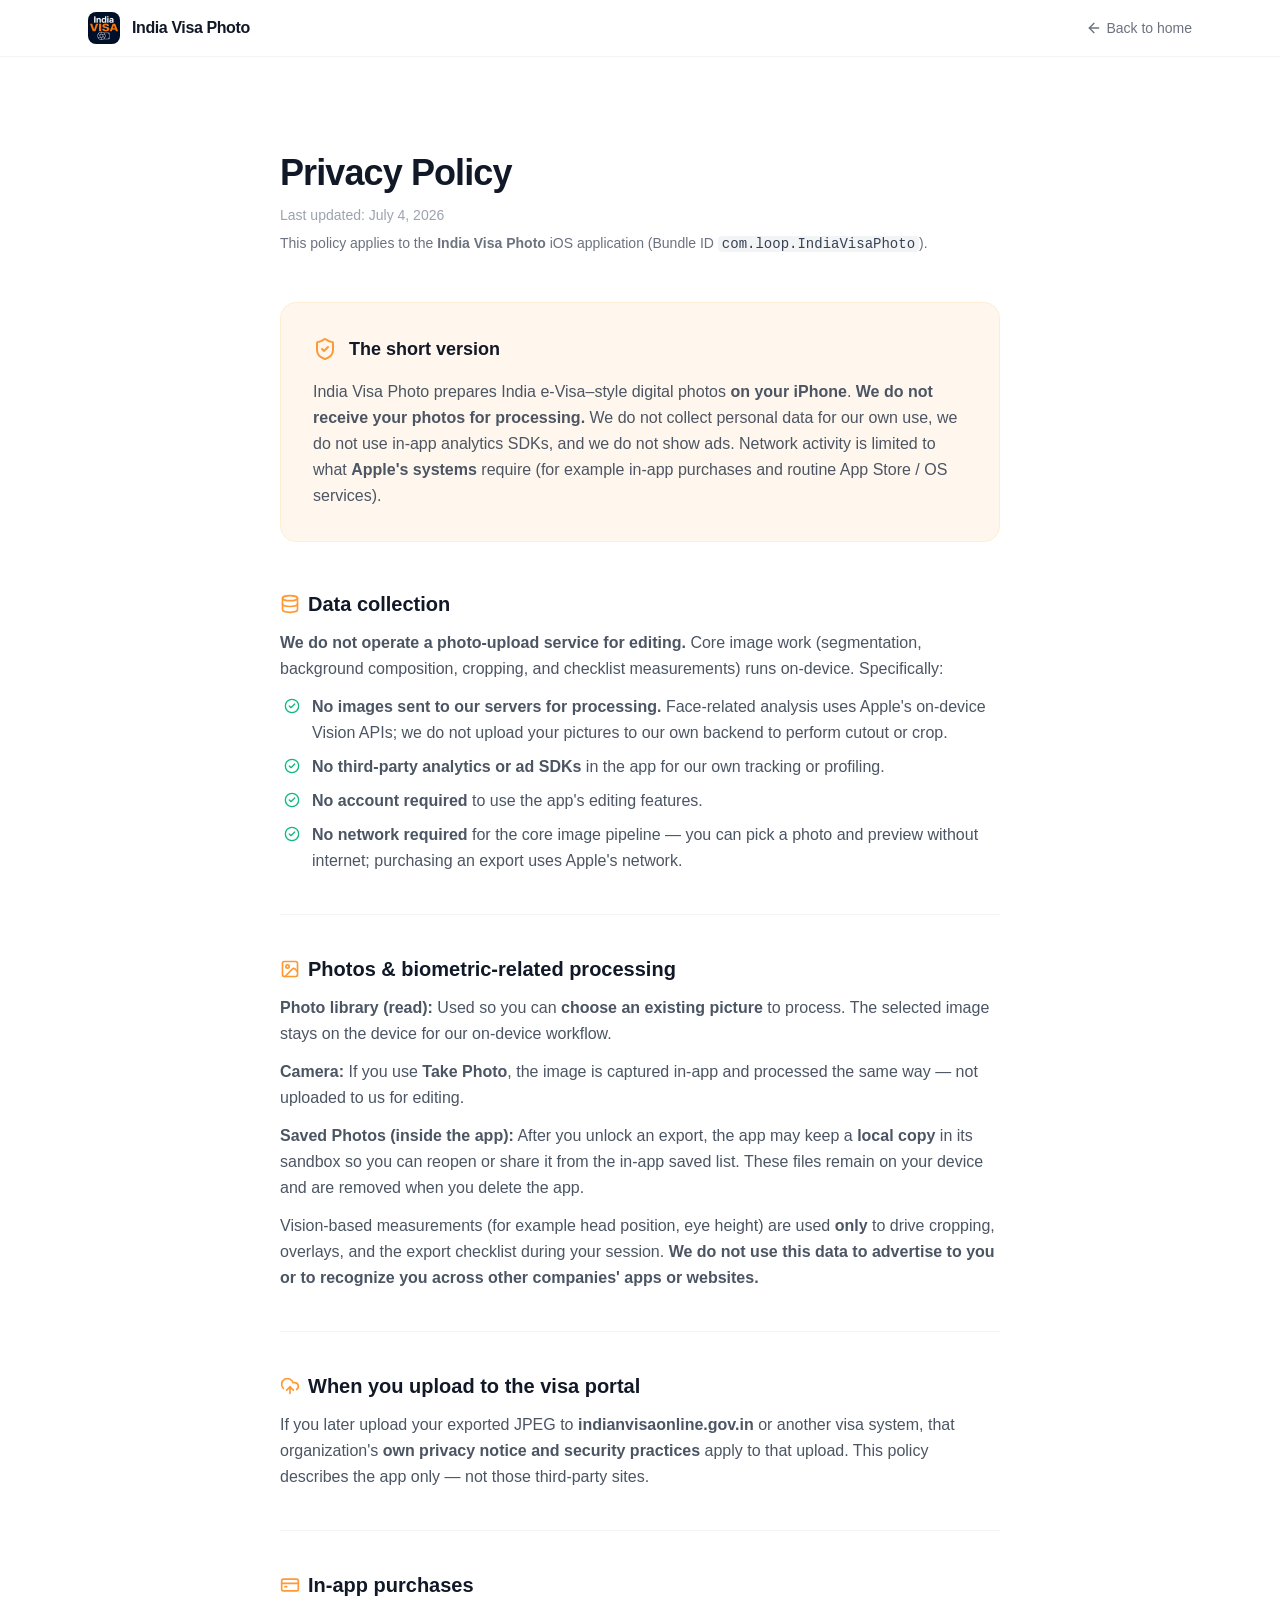
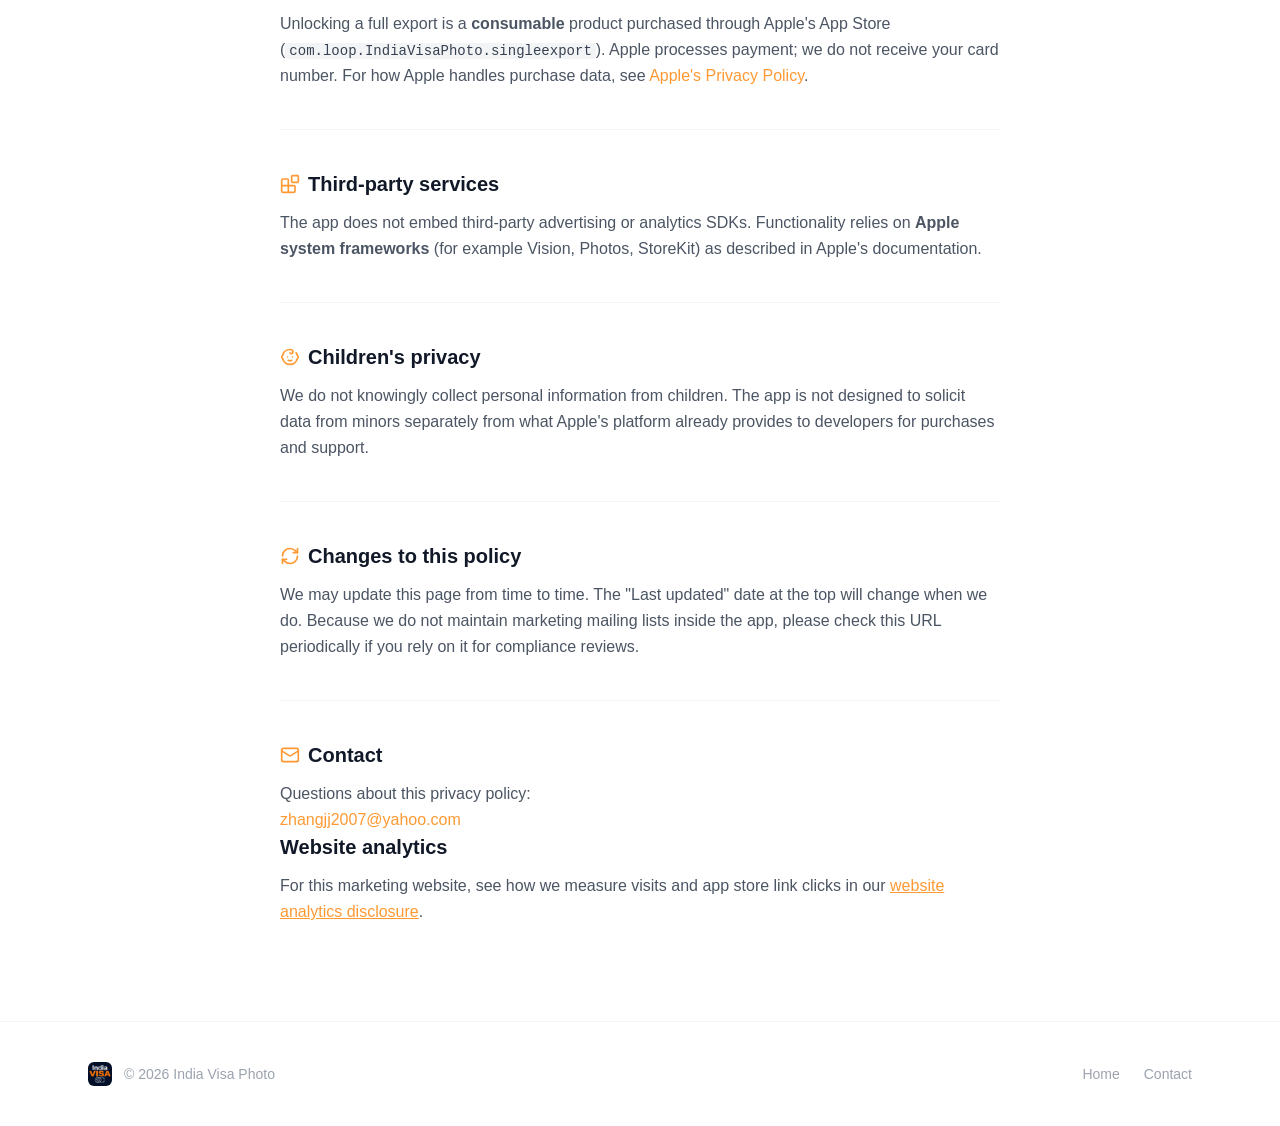
<file: privacy.html>
<!DOCTYPE html>
<html lang="en">
<head>
    <meta charset="UTF-8">
    <meta name="viewport" content="width=device-width, initial-scale=1.0">
    <title>Privacy Policy — India Visa Photo</title>
    <meta name="description" content="Privacy Policy for the India Visa Photo iOS app. On-device processing for your visa photos — we do not collect your images.">
    <link rel="canonical" href="https://india.visaphoto1tap.com/privacy.html">
    <link rel="icon" type="image/png" href="AppIcon.png">
    <link rel="apple-touch-icon" href="AppIcon.png">
    <meta name="theme-color" content="#ff9933">
    <meta property="og:type" content="website">
    <meta property="og:url" content="https://india.visaphoto1tap.com/privacy.html">
    <meta property="og:title" content="Privacy Policy — India Visa Photo">
    <meta property="og:description" content="Privacy Policy for the India Visa Photo iOS app. On-device processing for your visa photos — we do not collect your images.">
    <meta property="og:image" content="https://india.visaphoto1tap.com/AppIcon.png">
    <meta property="og:image:width" content="1024">
    <meta property="og:image:height" content="1024">
    <meta name="twitter:card" content="summary_large_image">
    <meta name="twitter:title" content="Privacy Policy — India Visa Photo">
    <meta name="twitter:description" content="Privacy Policy for the India Visa Photo iOS app. On-device processing for your visa photos — we do not collect your images.">
    <meta name="twitter:image" content="https://india.visaphoto1tap.com/AppIcon.png">
    <!-- Icons: inline SVG from Lucide (https://lucide.dev), ISC License, see assets/licenses/lucide.txt -->
    <link rel="stylesheet" href="assets/tailwind.css">
</head>
<body class="bg-white text-gray-900 font-sans antialiased">

    <nav class="sticky top-0 z-50 bg-white/80 backdrop-blur-lg border-b border-gray-100">
        <div class="max-w-6xl mx-auto px-6 h-14 flex items-center justify-between">
            <a href="index.html" class="flex items-center gap-3">
                <img src="AppIcon.png" alt="India Visa Photo" class="w-8 h-8 rounded-lg" width="1024" height="1024" decoding="async">
                <span class="font-semibold text-gray-900 tracking-tight">India Visa Photo</span>
            </a>
            <a href="index.html" class="text-sm text-gray-500 hover:text-gray-900 transition flex items-center gap-1">
                <svg xmlns="http://www.w3.org/2000/svg" width="24" height="24" viewBox="0 0 24 24" fill="none" stroke="currentColor" stroke-width="2" stroke-linecap="round" stroke-linejoin="round" class="w-4 h-4 lucide lucide-arrow-left" aria-hidden="true" focusable="false"><path d="m12 19-7-7 7-7"></path><path d="M19 12H5"></path></svg>
                Back to home
            </a>
        </div>
    </nav>

    <main class="max-w-3xl mx-auto px-6 py-16 md:py-24">

        <div class="mb-12">
            <h1 class="text-3xl md:text-4xl font-bold tracking-tight mb-3">Privacy Policy</h1>
            <p class="text-gray-400 text-sm">Last updated: July 4, 2026</p>
            <p class="text-gray-500 text-sm mt-2">This policy applies to the <strong>India Visa Photo</strong> iOS application (Bundle ID <code class="text-gray-700 bg-gray-100 px-1 rounded">com.loop.IndiaVisaPhoto</code>).</p>
        </div>

        <div class="bg-orange-50 border border-orange-100 rounded-2xl p-6 md:p-8 mb-12">
            <div class="flex items-start gap-3 mb-4">
                <svg xmlns="http://www.w3.org/2000/svg" width="24" height="24" viewBox="0 0 24 24" fill="none" stroke="currentColor" stroke-width="2" stroke-linecap="round" stroke-linejoin="round" class="w-6 h-6 text-brand flex-shrink-0 mt-0.5 lucide lucide-shield-check" aria-hidden="true" focusable="false"><path d="M20 13c0 5-3.5 7.5-7.66 8.95a1 1 0 0 1-.67-.01C7.5 20.5 4 18 4 13V6a1 1 0 0 1 1-1c2 0 4.5-1.2 6.24-2.72a1.17 1.17 0 0 1 1.52 0C14.51 3.81 17 5 19 5a1 1 0 0 1 1 1z"></path><path d="m9 12 2 2 4-4"></path></svg>
                <h2 class="text-lg font-semibold">The short version</h2>
            </div>
            <p class="text-gray-600 leading-relaxed">
                India Visa Photo prepares India e-Visa–style digital photos <strong>on your iPhone</strong>. <strong>We do not receive your photos for processing.</strong> We do not collect personal data for our own use, we do not use in-app analytics SDKs, and we do not show ads. Network activity is limited to what <strong>Apple's systems</strong> require (for example in-app purchases and routine App Store / OS services).
            </p>
        </div>

        <div class="space-y-10">

            <section>
                <h2 class="text-xl font-semibold mb-3 flex items-center gap-2">
                    <svg xmlns="http://www.w3.org/2000/svg" width="24" height="24" viewBox="0 0 24 24" fill="none" stroke="currentColor" stroke-width="2" stroke-linecap="round" stroke-linejoin="round" class="w-5 h-5 text-brand lucide lucide-database" aria-hidden="true" focusable="false"><ellipse cx="12" cy="5" rx="9" ry="3"></ellipse><path d="M3 5V19A9 3 0 0 0 21 19V5"></path><path d="M3 12A9 3 0 0 0 21 12"></path></svg>
                    Data collection
                </h2>
                <div class="text-gray-600 leading-relaxed space-y-3">
                    <p><strong>We do not operate a photo-upload service for editing.</strong> Core image work (segmentation, background composition, cropping, and checklist measurements) runs on-device. Specifically:</p>
                    <ul class="space-y-2 ml-1">
                        <li class="flex items-start gap-3">
                            <svg xmlns="http://www.w3.org/2000/svg" width="24" height="24" viewBox="0 0 24 24" fill="none" stroke="currentColor" stroke-width="2" stroke-linecap="round" stroke-linejoin="round" class="w-4 h-4 text-emerald-500 flex-shrink-0 mt-1 lucide lucide-check-circle-2" aria-hidden="true" focusable="false"><circle cx="12" cy="12" r="10"></circle><path d="m16 9-5.5 5.5L8 12"></path></svg>
                            <span><strong>No images sent to our servers for processing.</strong> Face-related analysis uses Apple's on-device Vision APIs; we do not upload your pictures to our own backend to perform cutout or crop.</span>
                        </li>
                        <li class="flex items-start gap-3">
                            <svg xmlns="http://www.w3.org/2000/svg" width="24" height="24" viewBox="0 0 24 24" fill="none" stroke="currentColor" stroke-width="2" stroke-linecap="round" stroke-linejoin="round" class="w-4 h-4 text-emerald-500 flex-shrink-0 mt-1 lucide lucide-check-circle-2" aria-hidden="true" focusable="false"><circle cx="12" cy="12" r="10"></circle><path d="m16 9-5.5 5.5L8 12"></path></svg>
                            <span><strong>No third-party analytics or ad SDKs</strong> in the app for our own tracking or profiling.</span>
                        </li>
                        <li class="flex items-start gap-3">
                            <svg xmlns="http://www.w3.org/2000/svg" width="24" height="24" viewBox="0 0 24 24" fill="none" stroke="currentColor" stroke-width="2" stroke-linecap="round" stroke-linejoin="round" class="w-4 h-4 text-emerald-500 flex-shrink-0 mt-1 lucide lucide-check-circle-2" aria-hidden="true" focusable="false"><circle cx="12" cy="12" r="10"></circle><path d="m16 9-5.5 5.5L8 12"></path></svg>
                            <span><strong>No account required</strong> to use the app's editing features.</span>
                        </li>
                        <li class="flex items-start gap-3">
                            <svg xmlns="http://www.w3.org/2000/svg" width="24" height="24" viewBox="0 0 24 24" fill="none" stroke="currentColor" stroke-width="2" stroke-linecap="round" stroke-linejoin="round" class="w-4 h-4 text-emerald-500 flex-shrink-0 mt-1 lucide lucide-check-circle-2" aria-hidden="true" focusable="false"><circle cx="12" cy="12" r="10"></circle><path d="m16 9-5.5 5.5L8 12"></path></svg>
                            <span><strong>No network required</strong> for the core image pipeline — you can pick a photo and preview without internet; purchasing an export uses Apple's network.</span>
                        </li>
                    </ul>
                </div>
            </section>

            <hr class="border-gray-100">

            <section>
                <h2 class="text-xl font-semibold mb-3 flex items-center gap-2">
                    <svg xmlns="http://www.w3.org/2000/svg" width="24" height="24" viewBox="0 0 24 24" fill="none" stroke="currentColor" stroke-width="2" stroke-linecap="round" stroke-linejoin="round" class="w-5 h-5 text-brand lucide lucide-image" aria-hidden="true" focusable="false"><rect width="18" height="18" x="3" y="3" rx="2" ry="2"></rect><circle cx="9" cy="9" r="2"></circle><path d="m21 15-3.086-3.086a2 2 0 0 0-2.828 0L6 21"></path></svg>
                    Photos &amp; biometric-related processing
                </h2>
                <div class="text-gray-600 leading-relaxed space-y-3">
                    <p><strong>Photo library (read):</strong> Used so you can <strong>choose an existing picture</strong> to process. The selected image stays on the device for our on-device workflow.</p>
                    <p><strong>Camera:</strong> If you use <strong>Take Photo</strong>, the image is captured in-app and processed the same way — not uploaded to us for editing.</p>
                    <p><strong>Saved Photos (inside the app):</strong> After you unlock an export, the app may keep a <strong>local copy</strong> in its sandbox so you can reopen or share it from the in-app saved list. These files remain on your device and are removed when you delete the app.</p>
                    <p>Vision-based measurements (for example head position, eye height) are used <strong>only</strong> to drive cropping, overlays, and the export checklist during your session. <strong>We do not use this data to advertise to you or to recognize you across other companies' apps or websites.</strong></p>
                </div>
            </section>

            <hr class="border-gray-100">

            <section>
                <h2 class="text-xl font-semibold mb-3 flex items-center gap-2">
                    <svg xmlns="http://www.w3.org/2000/svg" width="24" height="24" viewBox="0 0 24 24" fill="none" stroke="currentColor" stroke-width="2" stroke-linecap="round" stroke-linejoin="round" class="w-5 h-5 text-brand lucide lucide-upload-cloud" aria-hidden="true" focusable="false"><path d="M12 13v8"></path><path d="M4 14.899A7 7 0 1 1 15.71 8h1.79a4.5 4.5 0 0 1 2.5 8.242"></path><path d="m8 17 4-4 4 4"></path></svg>
                    When you upload to the visa portal
                </h2>
                <p class="text-gray-600 leading-relaxed">
                    If you later upload your exported JPEG to <strong>indianvisaonline.gov.in</strong> or another visa system, that organization's <strong>own privacy notice and security practices</strong> apply to that upload. This policy describes the app only — not those third-party sites.
                </p>
            </section>

            <hr class="border-gray-100">

            <section>
                <h2 class="text-xl font-semibold mb-3 flex items-center gap-2">
                    <svg xmlns="http://www.w3.org/2000/svg" width="24" height="24" viewBox="0 0 24 24" fill="none" stroke="currentColor" stroke-width="2" stroke-linecap="round" stroke-linejoin="round" class="w-5 h-5 text-brand lucide lucide-credit-card" aria-hidden="true" focusable="false"><rect width="20" height="14" x="2" y="5" rx="2"></rect><line x1="2" x2="22" y1="10" y2="10"></line><path d="M6 14h2"></path></svg>
                    In-app purchases
                </h2>
                <p class="text-gray-600 leading-relaxed">
                    Unlocking a full export is a <strong>consumable</strong> product purchased through Apple's App Store (<code class="text-gray-700 bg-gray-100 px-1 rounded text-sm">com.loop.IndiaVisaPhoto.singleexport</code>). Apple processes payment; we do not receive your card number. For how Apple handles purchase data, see <a href="https://www.apple.com/legal/privacy/" class="text-brand hover:underline">Apple's Privacy Policy</a>.
                </p>
            </section>

            <hr class="border-gray-100">

            <section>
                <h2 class="text-xl font-semibold mb-3 flex items-center gap-2">
                    <svg xmlns="http://www.w3.org/2000/svg" width="24" height="24" viewBox="0 0 24 24" fill="none" stroke="currentColor" stroke-width="2" stroke-linecap="round" stroke-linejoin="round" class="w-5 h-5 text-brand lucide lucide-blocks" aria-hidden="true" focusable="false"><path d="M10 22V7a1 1 0 0 0-1-1H4a2 2 0 0 0-2 2v12a2 2 0 0 0 2 2h12a2 2 0 0 0 2-2v-5a1 1 0 0 0-1-1H2"></path><rect x="14" y="2" width="8" height="8" rx="1"></rect></svg>
                    Third-party services
                </h2>
                <p class="text-gray-600 leading-relaxed">
                    The app does not embed third-party advertising or analytics SDKs. Functionality relies on <strong>Apple system frameworks</strong> (for example Vision, Photos, StoreKit) as described in Apple's documentation.
                </p>
            </section>

            <hr class="border-gray-100">

            <section>
                <h2 class="text-xl font-semibold mb-3 flex items-center gap-2">
                    <svg xmlns="http://www.w3.org/2000/svg" width="24" height="24" viewBox="0 0 24 24" fill="none" stroke="currentColor" stroke-width="2" stroke-linecap="round" stroke-linejoin="round" class="w-5 h-5 text-brand lucide lucide-baby" aria-hidden="true" focusable="false"><path d="M10 16c.5.3 1.2.5 2 .5s1.5-.2 2-.5"></path><path d="M15 12h.01"></path><path d="M19.38 6.813A9 9 0 0 1 20.8 10.2a2 2 0 0 1 0 3.6 9 9 0 0 1-17.6 0 2 2 0 0 1 0-3.6A9 9 0 0 1 12 3c2 0 3.5 1.1 3.5 2.5s-.9 2.5-2 2.5c-.8 0-1.5-.4-1.5-1"></path><path d="M9 12h.01"></path></svg>
                    Children's privacy
                </h2>
                <p class="text-gray-600 leading-relaxed">
                    We do not knowingly collect personal information from children. The app is not designed to solicit data from minors separately from what Apple's platform already provides to developers for purchases and support.
                </p>
            </section>

            <hr class="border-gray-100">

            <section>
                <h2 class="text-xl font-semibold mb-3 flex items-center gap-2">
                    <svg xmlns="http://www.w3.org/2000/svg" width="24" height="24" viewBox="0 0 24 24" fill="none" stroke="currentColor" stroke-width="2" stroke-linecap="round" stroke-linejoin="round" class="w-5 h-5 text-brand lucide lucide-refresh-cw" aria-hidden="true" focusable="false"><path d="M3 12a9 9 0 0 1 9-9 9.75 9.75 0 0 1 6.74 2.74L21 8"></path><path d="M21 3v5h-5"></path><path d="M21 12a9 9 0 0 1-9 9 9.75 9.75 0 0 1-6.74-2.74L3 16"></path><path d="M8 16H3v5"></path></svg>
                    Changes to this policy
                </h2>
                <p class="text-gray-600 leading-relaxed">
                    We may update this page from time to time. The "Last updated" date at the top will change when we do. Because we do not maintain marketing mailing lists inside the app, please check this URL periodically if you rely on it for compliance reviews.
                </p>
            </section>

            <hr class="border-gray-100">

            <section>
                <h2 class="text-xl font-semibold mb-3 flex items-center gap-2">
                    <svg xmlns="http://www.w3.org/2000/svg" width="24" height="24" viewBox="0 0 24 24" fill="none" stroke="currentColor" stroke-width="2" stroke-linecap="round" stroke-linejoin="round" class="w-5 h-5 text-brand lucide lucide-mail" aria-hidden="true" focusable="false"><path d="m22 7-8.991 5.727a2 2 0 0 1-2.009 0L2 7"></path><rect x="2" y="4" width="20" height="16" rx="2"></rect></svg>
                    Contact
                </h2>
                <p class="text-gray-600 leading-relaxed">
                    Questions about this privacy policy:<br>
                    <a href="mailto:zhangjj2007@yahoo.com" class="text-brand hover:underline font-medium">zhangjj2007@yahoo.com</a>
                </p>
            </section>

        </div>
        <section class="mt-12" aria-labelledby="website-analytics">
            <h2 id="website-analytics" class="text-xl font-semibold mb-3">Website analytics</h2>
            <p class="text-gray-600 leading-relaxed">For this marketing website, see how we measure visits and app store link clicks in our <a href="https://us.visaphoto1tap.com/privacy.html#website-analytics" class="text-brand underline">website analytics disclosure</a>.</p>
        </section>
    </main>

    <footer class="border-t border-gray-100 py-10">
        <div class="max-w-6xl mx-auto px-6 flex flex-col md:flex-row items-center justify-between gap-4 text-sm text-gray-400">
            <div class="flex items-center gap-3">
                <img src="AppIcon.png" alt="" class="w-6 h-6 rounded-md" width="1024" height="1024" decoding="async">
                <span>&copy; 2026 India Visa Photo</span>
            </div>
            <div class="flex items-center gap-6">
                <a href="index.html" class="hover:text-gray-600 transition">Home</a>
                <a href="mailto:zhangjj2007@yahoo.com" class="hover:text-gray-600 transition">Contact</a>
            </div>
        </div>
    </footer>

</body>
</html>
</file>
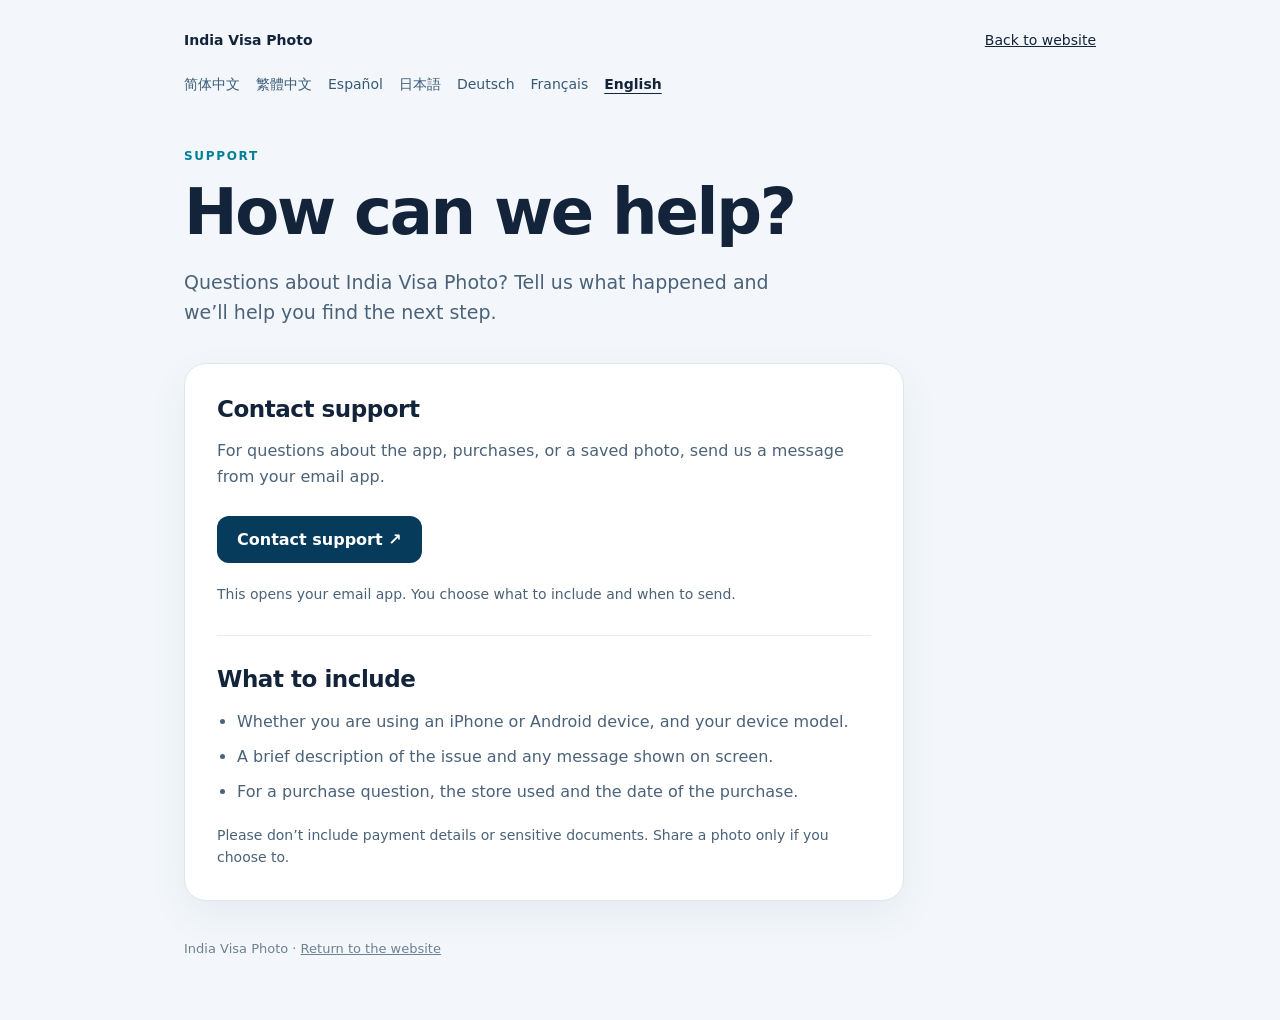
<file: support.html>
<!doctype html>
<html lang="en"><head><meta charset="utf-8"><meta name="viewport" content="width=device-width, initial-scale=1">
<title>Support | India Visa Photo</title>
<style>
:root{color-scheme:light;font-family:system-ui,-apple-system,BlinkMacSystemFont,"Segoe UI",sans-serif;color:#13243a;background:#f3f7fb}
*{box-sizing:border-box}body{margin:0}a{color:inherit}.wrap{max-width:960px;margin:auto;padding:32px 24px 64px}
.locale{display:none}.locale:last-child{display:block}.locale:target{display:block}.locale:target~.locale:last-child{display:none}
.top{display:flex;align-items:center;justify-content:space-between;gap:16px;font-size:14px}.brand{font-weight:750;text-decoration:none}.languages{display:flex;flex-wrap:wrap;gap:8px 16px;margin-top:28px;font-size:14px;color:#385975}.languages a{text-decoration:none}.languages a:hover{text-decoration:underline}
.languages a[aria-current="page"]{font-weight:750;color:#13243a;text-decoration:underline;text-underline-offset:4px}
.hero{padding:55px 0 36px;max-width:700px}.eyebrow{font-size:12px;font-weight:800;letter-spacing:.14em;text-transform:uppercase;color:#007f96}h1{font-size:clamp(38px,7vw,64px);line-height:1.12;letter-spacing:-.035em;margin:14px 0 18px}.intro{font-size:19px;line-height:1.6;color:#4b6279;margin:0;max-width:610px}
.card{background:#fff;border:1px solid #dce7ee;border-radius:22px;padding:32px;box-shadow:0 14px 38px #1d3c5910;max-width:720px}h2{font-size:23px;letter-spacing:-.02em;margin:0 0 12px}p{line-height:1.6;color:#4b6279}.button{display:inline-block;background:#073b5c;color:white;text-decoration:none;font-weight:700;border-radius:12px;padding:14px 20px;margin:10px 0 2px}.button:hover{background:#075878}a:focus-visible{outline:3px solid #10a4bc;outline-offset:4px}.note{font-size:14px;margin:18px 0 0}.divider{height:1px;background:#e4edf2;margin:30px 0}ul{padding-left:20px;color:#4b6279;line-height:1.7}li+li{margin-top:8px}footer{margin-top:40px;color:#6e8091;font-size:13px}@media(max-width:550px){.wrap{padding:24px 20px 48px}.hero{padding:44px 0 28px}.card{padding:24px}.intro{font-size:17px}}
</style></head><body><div class="wrap"><section class="locale" id="zh-Hans" lang="zh-Hans">
<nav class="top" aria-label="选择语言"><a class="brand" href="/">India Visa Photo</a><a href="/">返回网站</a></nav>
<nav class="languages" aria-label="选择语言"><a href="#zh-Hans" lang="zh-Hans" aria-current="page">简体中文</a> <a href="#zh-Hant" lang="zh-Hant">繁體中文</a> <a href="#es" lang="es">Español</a> <a href="#ja" lang="ja">日本語</a> <a href="#de" lang="de">Deutsch</a> <a href="#fr" lang="fr">Français</a> <a href="#en" lang="en">English</a></nav>
<header class="hero"><div class="eyebrow">支持</div><h1>我们能帮您什么？</h1><p class="intro">对 India Visa Photo 有疑问？请告诉我们遇到的问题，我们会协助您寻找下一步。</p></header>
<main class="card"><h2>联系支持</h2><p>如对应用、购买或已保存的照片有疑问，请通过邮件应用联系我们。</p>
<a class="button" href="mailto:zhangjj2007@yahoo.com?subject=India%20Visa%20Photo%20Support">联系支持 &#8599;</a>
<p class="note">此操作会打开邮件应用；发送时间和内容由您决定。</p><div class="divider"></div><h2>请提供</h2>
<ul><li>使用的是 iPhone 还是 Android，以及设备型号。</li><li>问题的简要描述及屏幕上显示的提示。</li><li>如咨询购买问题，请提供使用的商店和购买日期。</li></ul><p class="note">请勿发送付款信息或敏感文件。只有在您愿意时才分享照片。</p></main>
<footer>India Visa Photo &middot; <a href="/">返回网站</a></footer></section><section class="locale" id="zh-Hant" lang="zh-Hant">
<nav class="top" aria-label="選擇語言"><a class="brand" href="/">India Visa Photo</a><a href="/">返回網站</a></nav>
<nav class="languages" aria-label="選擇語言"><a href="#zh-Hans" lang="zh-Hans">简体中文</a> <a href="#zh-Hant" lang="zh-Hant" aria-current="page">繁體中文</a> <a href="#es" lang="es">Español</a> <a href="#ja" lang="ja">日本語</a> <a href="#de" lang="de">Deutsch</a> <a href="#fr" lang="fr">Français</a> <a href="#en" lang="en">English</a></nav>
<header class="hero"><div class="eyebrow">支援</div><h1>我們能為您做什麼？</h1><p class="intro">對 India Visa Photo 有疑問？請告訴我們遇到的問題，我們會協助您尋找下一步。</p></header>
<main class="card"><h2>聯絡支援</h2><p>如對應用程式、購買或已儲存的照片有疑問，請透過郵件應用程式聯絡我們。</p>
<a class="button" href="mailto:zhangjj2007@yahoo.com?subject=India%20Visa%20Photo%20Support">聯絡支援 &#8599;</a>
<p class="note">此操作會開啟郵件應用程式；傳送時間和內容由您決定。</p><div class="divider"></div><h2>請提供</h2>
<ul><li>使用的是 iPhone 還是 Android，以及裝置型號。</li><li>問題的簡要描述及螢幕上顯示的訊息。</li><li>如詢問購買問題，請提供使用的商店和購買日期。</li></ul><p class="note">請勿傳送付款資訊或敏感文件。只有在您願意時才分享照片。</p></main>
<footer>India Visa Photo &middot; <a href="/">返回網站</a></footer></section><section class="locale" id="es" lang="es">
<nav class="top" aria-label="Elegir idioma"><a class="brand" href="/">India Visa Photo</a><a href="/">Volver al sitio web</a></nav>
<nav class="languages" aria-label="Elegir idioma"><a href="#zh-Hans" lang="zh-Hans">简体中文</a> <a href="#zh-Hant" lang="zh-Hant">繁體中文</a> <a href="#es" lang="es" aria-current="page">Español</a> <a href="#ja" lang="ja">日本語</a> <a href="#de" lang="de">Deutsch</a> <a href="#fr" lang="fr">Français</a> <a href="#en" lang="en">English</a></nav>
<header class="hero"><div class="eyebrow">Ayuda</div><h1>¿Cómo podemos ayudarte?</h1><p class="intro">¿Tienes preguntas sobre India Visa Photo? Cuéntanos qué ocurrió y te ayudaremos con el siguiente paso.</p></header>
<main class="card"><h2>Contactar con soporte</h2><p>Si tienes preguntas sobre la aplicación, una compra o una foto guardada, escríbenos desde tu aplicación de correo.</p>
<a class="button" href="mailto:zhangjj2007@yahoo.com?subject=India%20Visa%20Photo%20Support">Contactar con soporte &#8599;</a>
<p class="note">Se abrirá tu aplicación de correo. Tú decides qué incluir y cuándo enviar el mensaje.</p><div class="divider"></div><h2>Qué incluir</h2>
<ul><li>Si usas un iPhone o un dispositivo Android y el modelo.</li><li>Una breve descripción del problema y cualquier mensaje que aparezca en pantalla.</li><li>Para consultas sobre compras, indica la tienda y la fecha de compra.</li></ul><p class="note">No incluyas datos de pago ni documentos sensibles. Comparte una foto solo si lo deseas.</p></main>
<footer>India Visa Photo &middot; <a href="/">Volver al sitio web</a></footer></section><section class="locale" id="ja" lang="ja">
<nav class="top" aria-label="言語を選択"><a class="brand" href="/">India Visa Photo</a><a href="/">ウェブサイトに戻る</a></nav>
<nav class="languages" aria-label="言語を選択"><a href="#zh-Hans" lang="zh-Hans">简体中文</a> <a href="#zh-Hant" lang="zh-Hant">繁體中文</a> <a href="#es" lang="es">Español</a> <a href="#ja" lang="ja" aria-current="page">日本語</a> <a href="#de" lang="de">Deutsch</a> <a href="#fr" lang="fr">Français</a> <a href="#en" lang="en">English</a></nav>
<header class="hero"><div class="eyebrow">サポート</div><h1>お困りですか？</h1><p class="intro">India Visa Photo についてご質問がありますか？状況をお知らせください。次の対応をご案内します。</p></header>
<main class="card"><h2>サポートに連絡</h2><p>アプリ、購入、保存した写真については、メールアプリからお問い合わせください。</p>
<a class="button" href="mailto:zhangjj2007@yahoo.com?subject=India%20Visa%20Photo%20Support">サポートに連絡 &#8599;</a>
<p class="note">メールアプリが開きます。内容と送信するタイミングはご自身で決められます。</p><div class="divider"></div><h2>お知らせいただきたいこと</h2>
<ul><li>iPhone または Android のどちらをご利用かと、端末の機種。</li><li>問題の簡単な説明と、画面に表示されたメッセージ。</li><li>購入に関するお問い合わせの場合は、利用したストアと購入日。</li></ul><p class="note">決済情報や機密書類は送らないでください。写真はご自身が希望する場合のみ共有してください。</p></main>
<footer>India Visa Photo &middot; <a href="/">ウェブサイトに戻る</a></footer></section><section class="locale" id="de" lang="de">
<nav class="top" aria-label="Sprache wählen"><a class="brand" href="/">India Visa Photo</a><a href="/">Zurück zur Website</a></nav>
<nav class="languages" aria-label="Sprache wählen"><a href="#zh-Hans" lang="zh-Hans">简体中文</a> <a href="#zh-Hant" lang="zh-Hant">繁體中文</a> <a href="#es" lang="es">Español</a> <a href="#ja" lang="ja">日本語</a> <a href="#de" lang="de" aria-current="page">Deutsch</a> <a href="#fr" lang="fr">Français</a> <a href="#en" lang="en">English</a></nav>
<header class="hero"><div class="eyebrow">Hilfe</div><h1>Wie können wir helfen?</h1><p class="intro">Fragen zu India Visa Photo? Beschreibe uns, was passiert ist, und wir helfen dir beim nächsten Schritt.</p></header>
<main class="card"><h2>Support kontaktieren</h2><p>Bei Fragen zur App, zu Käufen oder einem gespeicherten Foto sende uns eine Nachricht über deine E-Mail-App.</p>
<a class="button" href="mailto:zhangjj2007@yahoo.com?subject=India%20Visa%20Photo%20Support">Support kontaktieren &#8599;</a>
<p class="note">Deine E-Mail-App wird geöffnet. Du entscheidest, was du schreibst und wann du sendest.</p><div class="divider"></div><h2>Was du angeben kannst</h2>
<ul><li>Ob du ein iPhone oder Android-Gerät verwendest, und das Gerätemodell.</li><li>Eine kurze Beschreibung des Problems und angezeigte Meldungen.</li><li>Bei Fragen zu einem Kauf: den verwendeten Store und das Kaufdatum.</li></ul><p class="note">Bitte sende keine Zahlungsdaten oder vertraulichen Dokumente. Teile ein Foto nur, wenn du möchtest.</p></main>
<footer>India Visa Photo &middot; <a href="/">Zurück zur Website</a></footer></section><section class="locale" id="fr" lang="fr">
<nav class="top" aria-label="Choisir la langue"><a class="brand" href="/">India Visa Photo</a><a href="/">Retour au site</a></nav>
<nav class="languages" aria-label="Choisir la langue"><a href="#zh-Hans" lang="zh-Hans">简体中文</a> <a href="#zh-Hant" lang="zh-Hant">繁體中文</a> <a href="#es" lang="es">Español</a> <a href="#ja" lang="ja">日本語</a> <a href="#de" lang="de">Deutsch</a> <a href="#fr" lang="fr" aria-current="page">Français</a> <a href="#en" lang="en">English</a></nav>
<header class="hero"><div class="eyebrow">Assistance</div><h1>Comment pouvons-nous vous aider ?</h1><p class="intro">Une question sur India Visa Photo ? Décrivez-nous la situation et nous vous aiderons à trouver la suite.</p></header>
<main class="card"><h2>Contacter l’assistance</h2><p>Pour toute question sur l’application, un achat ou une photo enregistrée, envoyez-nous un message depuis votre application de messagerie.</p>
<a class="button" href="mailto:zhangjj2007@yahoo.com?subject=India%20Visa%20Photo%20Support">Contacter l’assistance &#8599;</a>
<p class="note">Votre application de messagerie s’ouvrira. Vous choisissez le contenu et le moment de l’envoi.</p><div class="divider"></div><h2>Informations utiles</h2>
<ul><li>Précisez si vous utilisez un iPhone ou un appareil Android, ainsi que son modèle.</li><li>Décrivez brièvement le problème et tout message affiché à l’écran.</li><li>Pour une question d’achat, indiquez la boutique utilisée et la date de l’achat.</li></ul><p class="note">N’envoyez pas de données de paiement ni de documents sensibles. Ne partagez une photo que si vous le souhaitez.</p></main>
<footer>India Visa Photo &middot; <a href="/">Retour au site</a></footer></section><section class="locale" id="en" lang="en">
<nav class="top" aria-label="Choose language"><a class="brand" href="/">India Visa Photo</a><a href="/">Back to website</a></nav>
<nav class="languages" aria-label="Choose language"><a href="#zh-Hans" lang="zh-Hans">简体中文</a> <a href="#zh-Hant" lang="zh-Hant">繁體中文</a> <a href="#es" lang="es">Español</a> <a href="#ja" lang="ja">日本語</a> <a href="#de" lang="de">Deutsch</a> <a href="#fr" lang="fr">Français</a> <a href="#en" lang="en" aria-current="page">English</a></nav>
<header class="hero"><div class="eyebrow">Support</div><h1>How can we help?</h1><p class="intro">Questions about India Visa Photo? Tell us what happened and we’ll help you find the next step.</p></header>
<main class="card"><h2>Contact support</h2><p>For questions about the app, purchases, or a saved photo, send us a message from your email app.</p>
<a class="button" href="mailto:zhangjj2007@yahoo.com?subject=India%20Visa%20Photo%20Support">Contact support &#8599;</a>
<p class="note">This opens your email app. You choose what to include and when to send.</p><div class="divider"></div><h2>What to include</h2>
<ul><li>Whether you are using an iPhone or Android device, and your device model.</li><li>A brief description of the issue and any message shown on screen.</li><li>For a purchase question, the store used and the date of the purchase.</li></ul><p class="note">Please don’t include payment details or sensitive documents. Share a photo only if you choose to.</p></main>
<footer>India Visa Photo &middot; <a href="/">Return to the website</a></footer></section></div></body></html>
</file>
